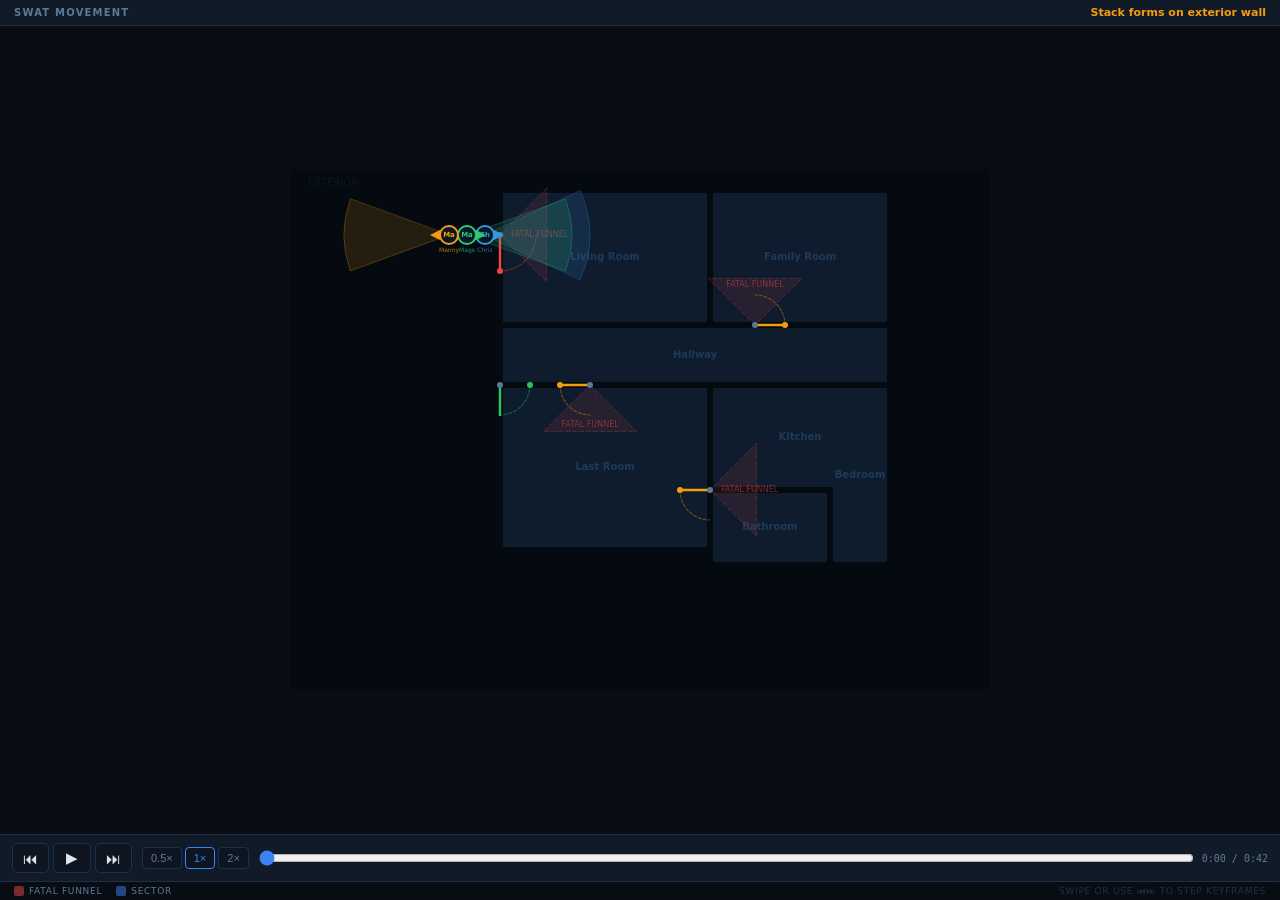
<file: index.html>
<!DOCTYPE html>
<html lang="en">
<head>
<meta charset="utf-8"/>
<meta name="viewport" content="width=device-width,initial-scale=1,maximum-scale=1"/>
<title>SWAT Tactical Simulator</title>
<link rel="stylesheet" href="style.css"/>
</head>
<body>
<div id="app">
  <div id="top-bar">
    <span id="top-label">SWAT MOVEMENT</span>
    <span id="step-label">Stack forms on wall</span>
  </div>
  <div id="canvas-wrap">
    <canvas id="sim" width="700" height="520"></canvas>
    <div id="annotation-overlay"></div>
    <div id="bang-flash"></div>
  </div>
  <div id="controls">
    <div id="transport">
      <button id="btn-prev-kf" title="Previous keyframe">⏮</button>
      <button id="btn-play" title="Play/Pause">▶</button>
      <button id="btn-next-kf" title="Next keyframe">⏭</button>
    </div>
    <div id="speed-wrap">
      <button class="spd" data-spd="0.5">0.5×</button>
      <button class="spd active" data-spd="1">1×</button>
      <button class="spd" data-spd="2">2×</button>
    </div>
    <div id="scrubber-wrap">
      <input id="scrubber" type="range" min="0" max="1000" value="0"/>
      <span id="time-display">0:00 / 0:42</span>
    </div>
  </div>
  <div id="legend">
    <span class="leg-item"><span class="leg-swatch" style="background:#ef4444"></span>FATAL FUNNEL</span>
    <span class="leg-item"><span class="leg-swatch" style="background:#3b82f6"></span>SECTOR</span>
    <span class="leg-item leg-note">SWIPE or use ⏮⏭ to step keyframes</span>
  </div>
</div>
<script src="scenario.js"></script>
<script src="engine.js"></script>
</body>
</html>
</file>
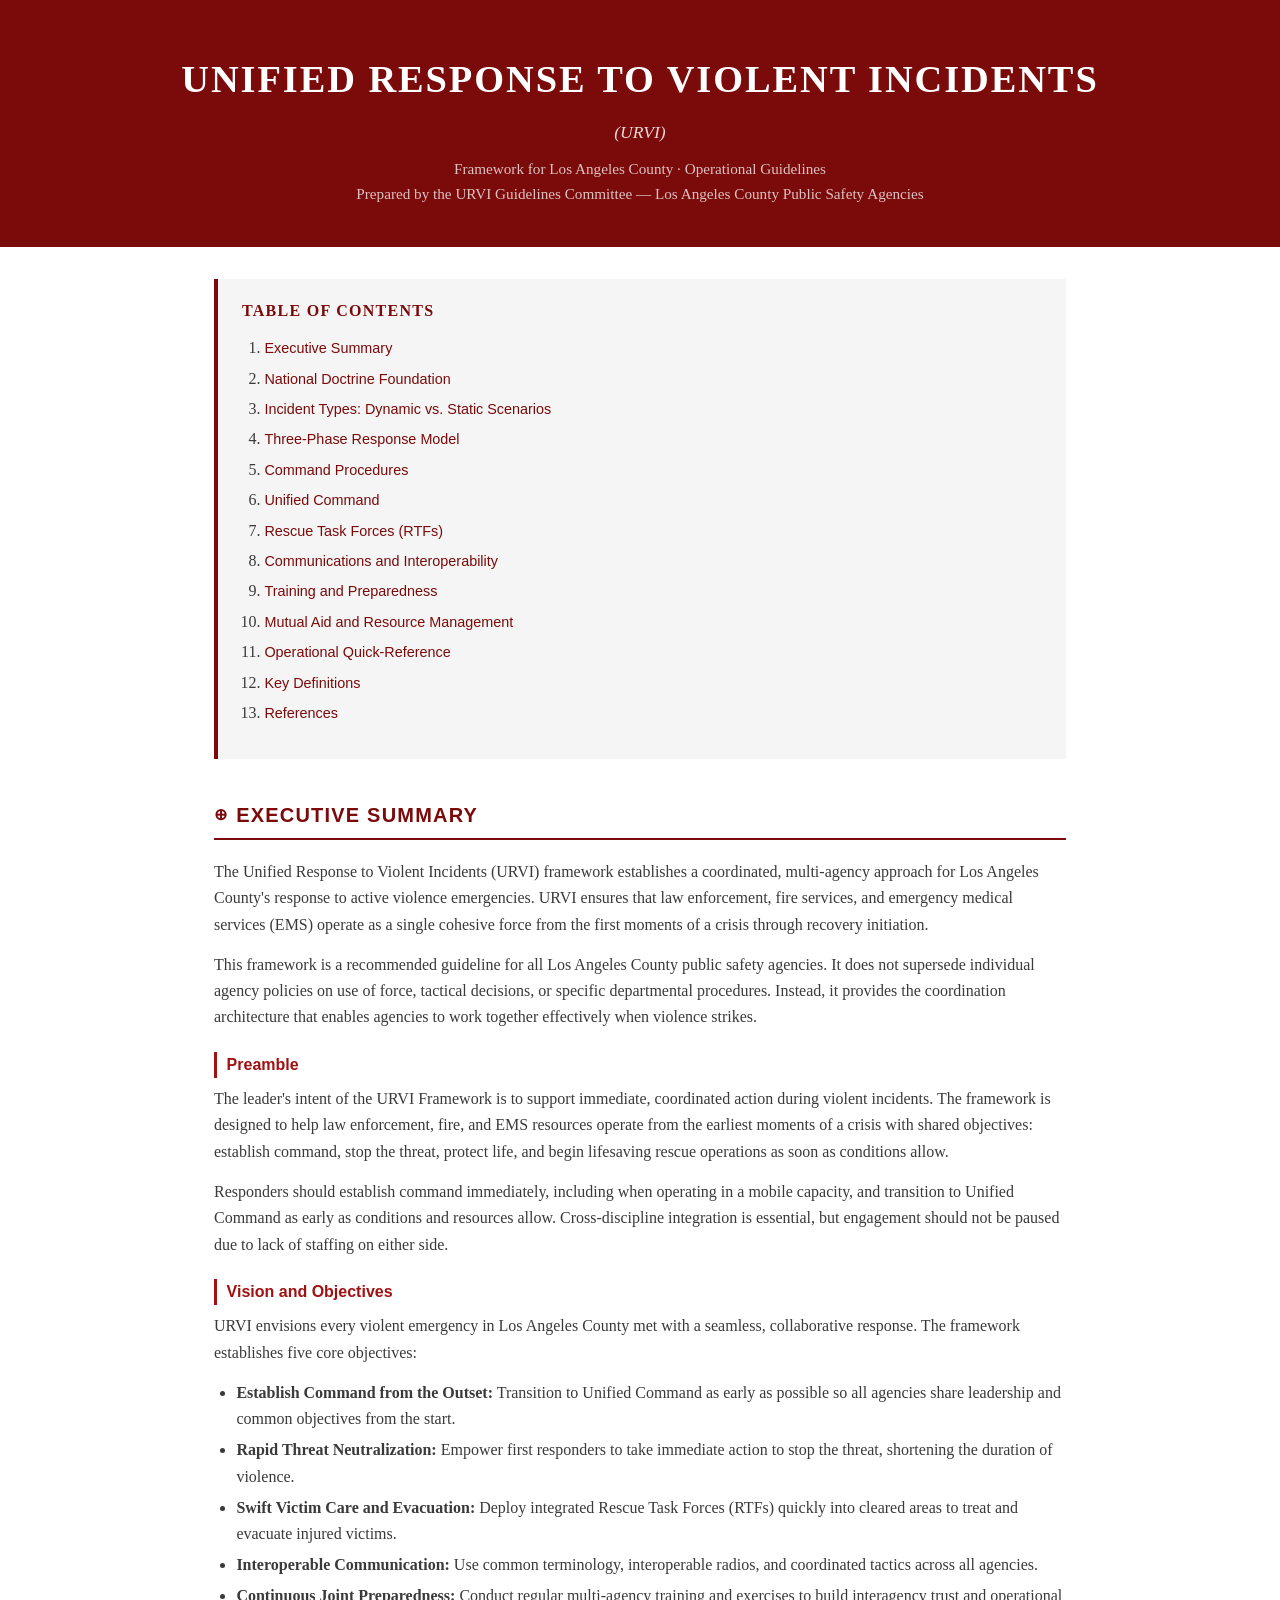
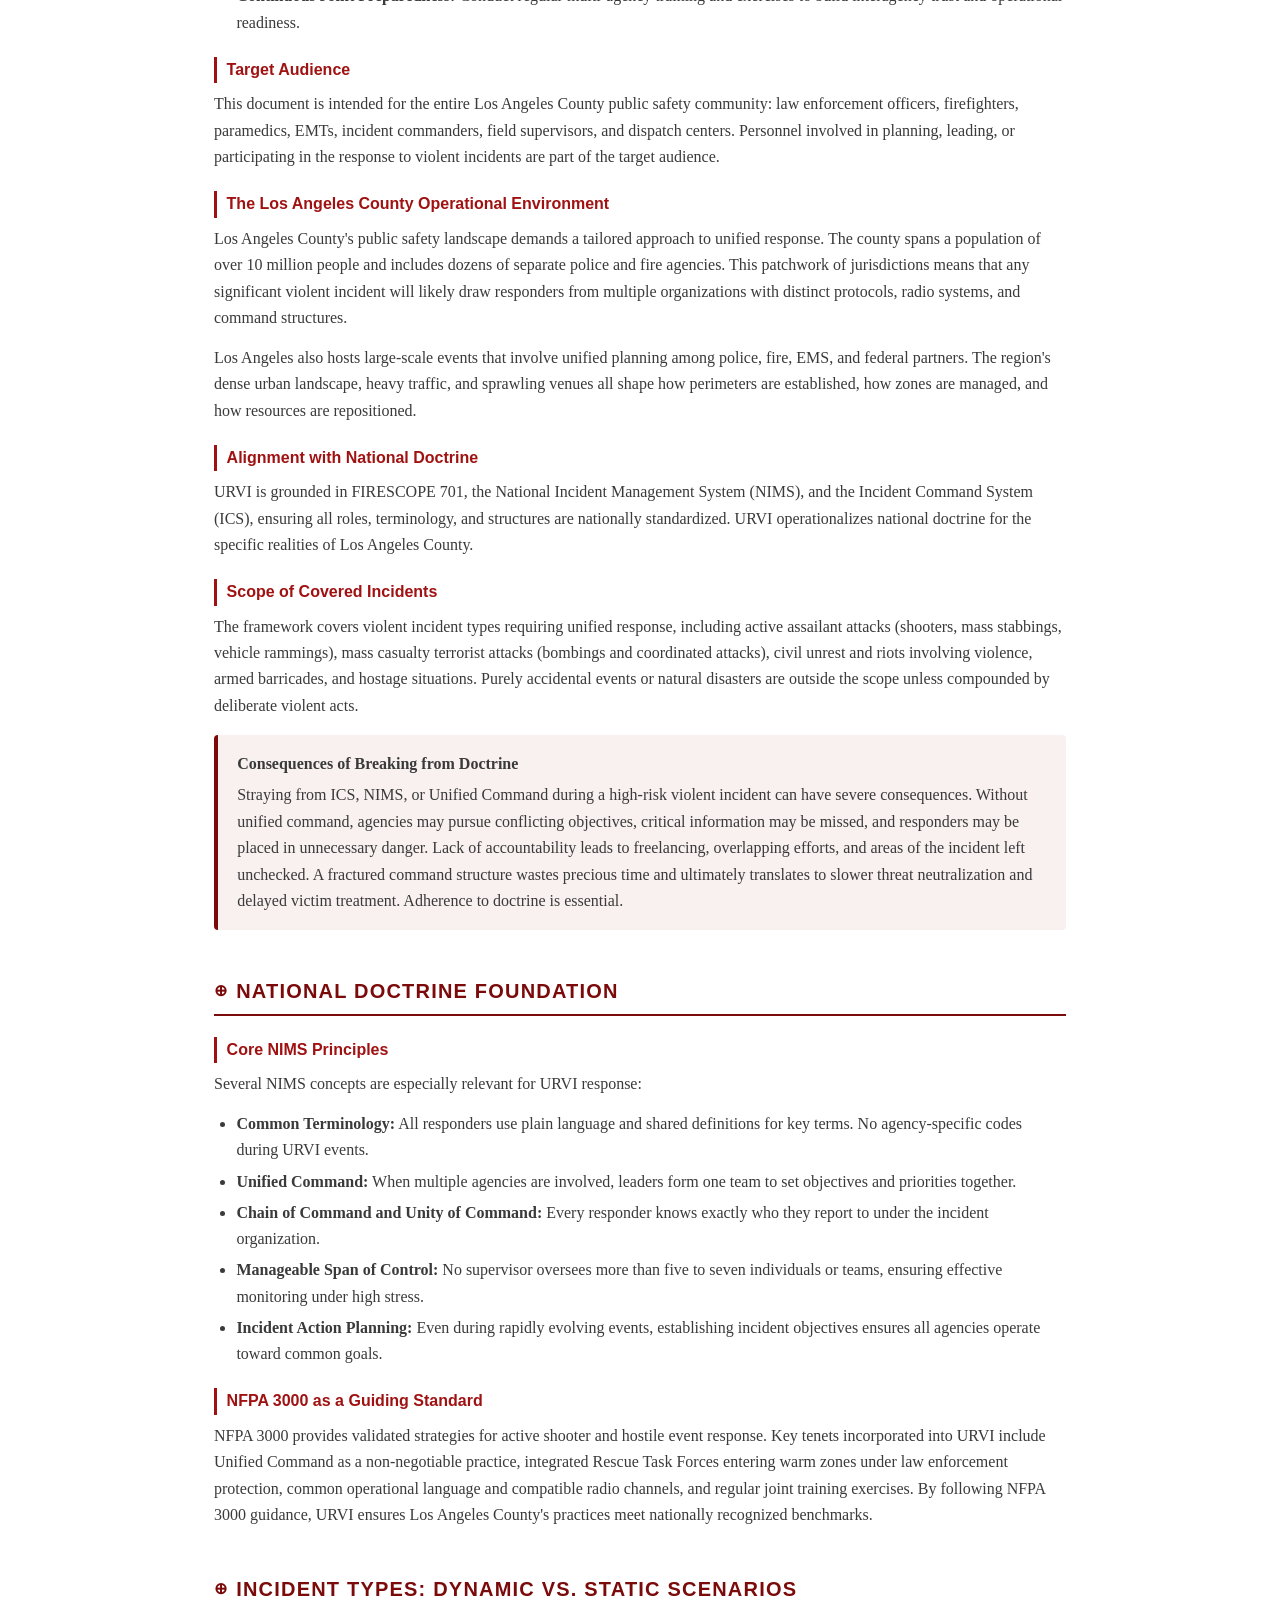
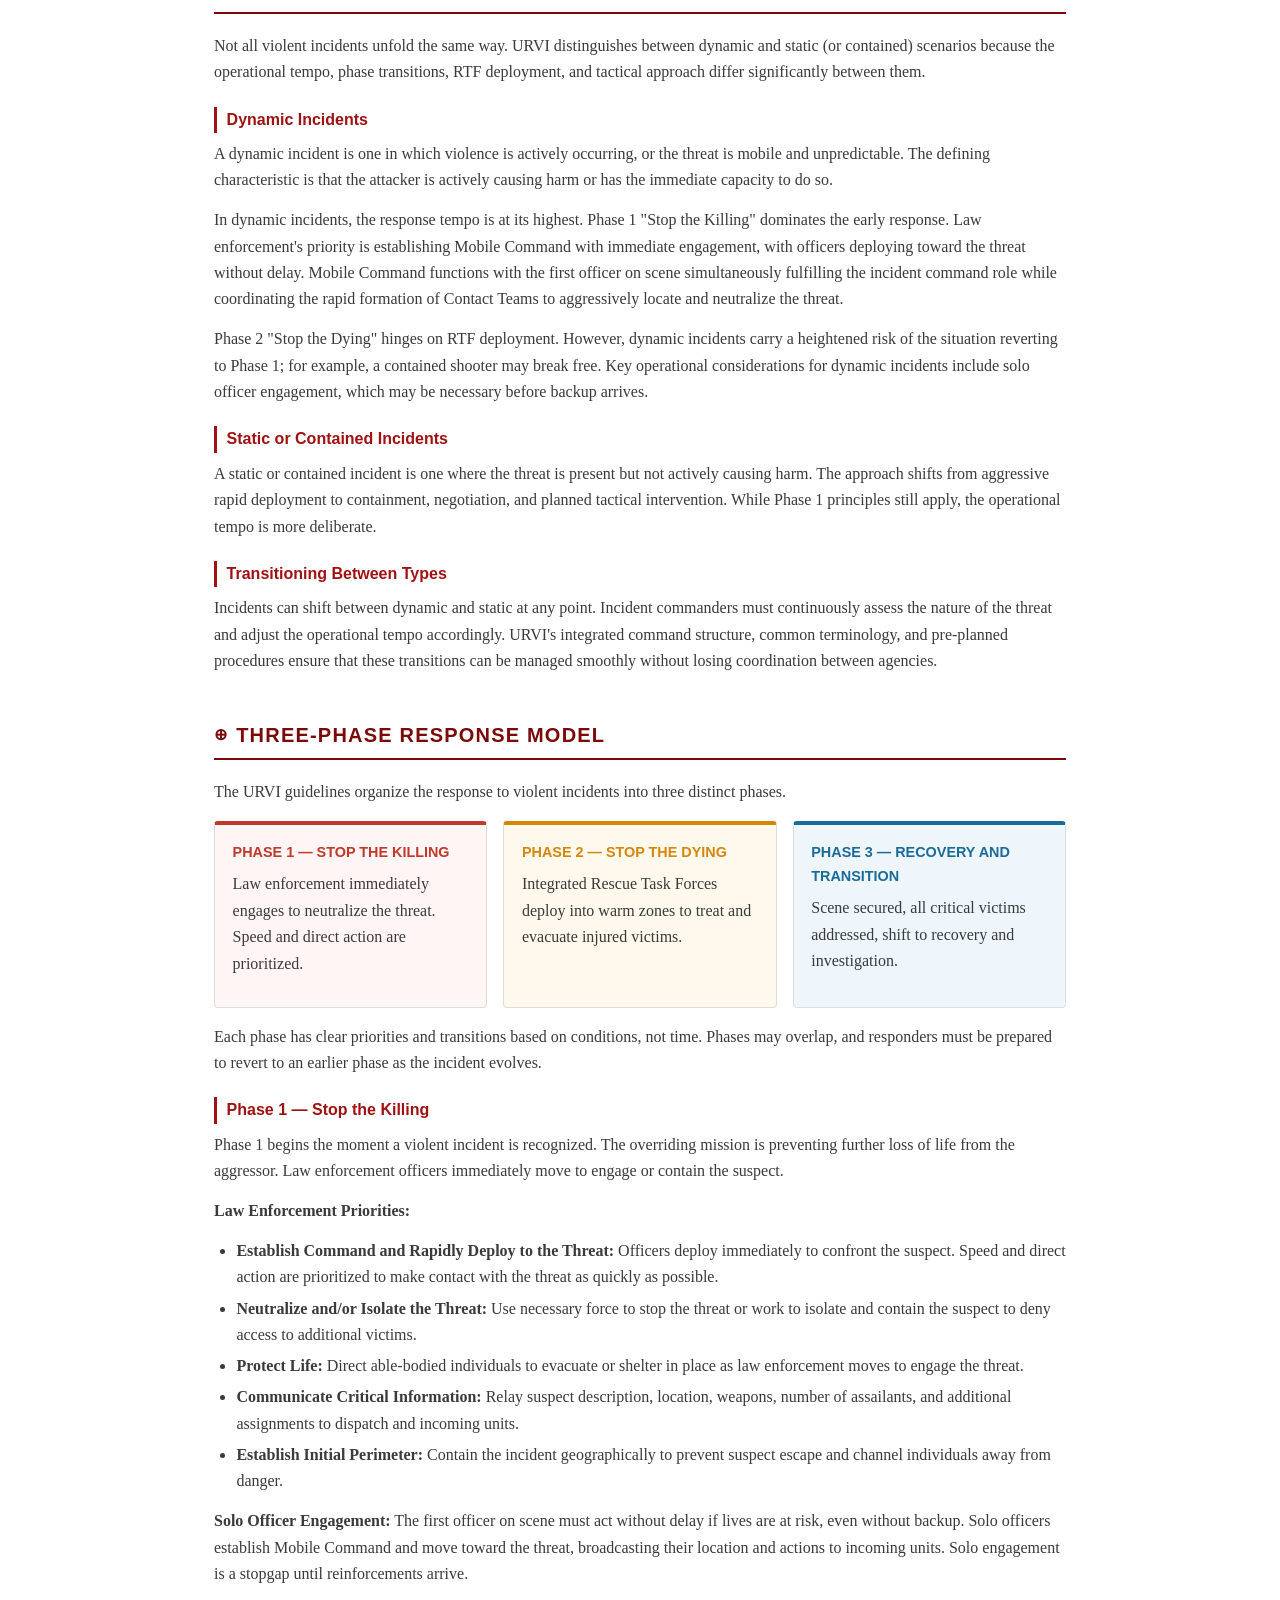
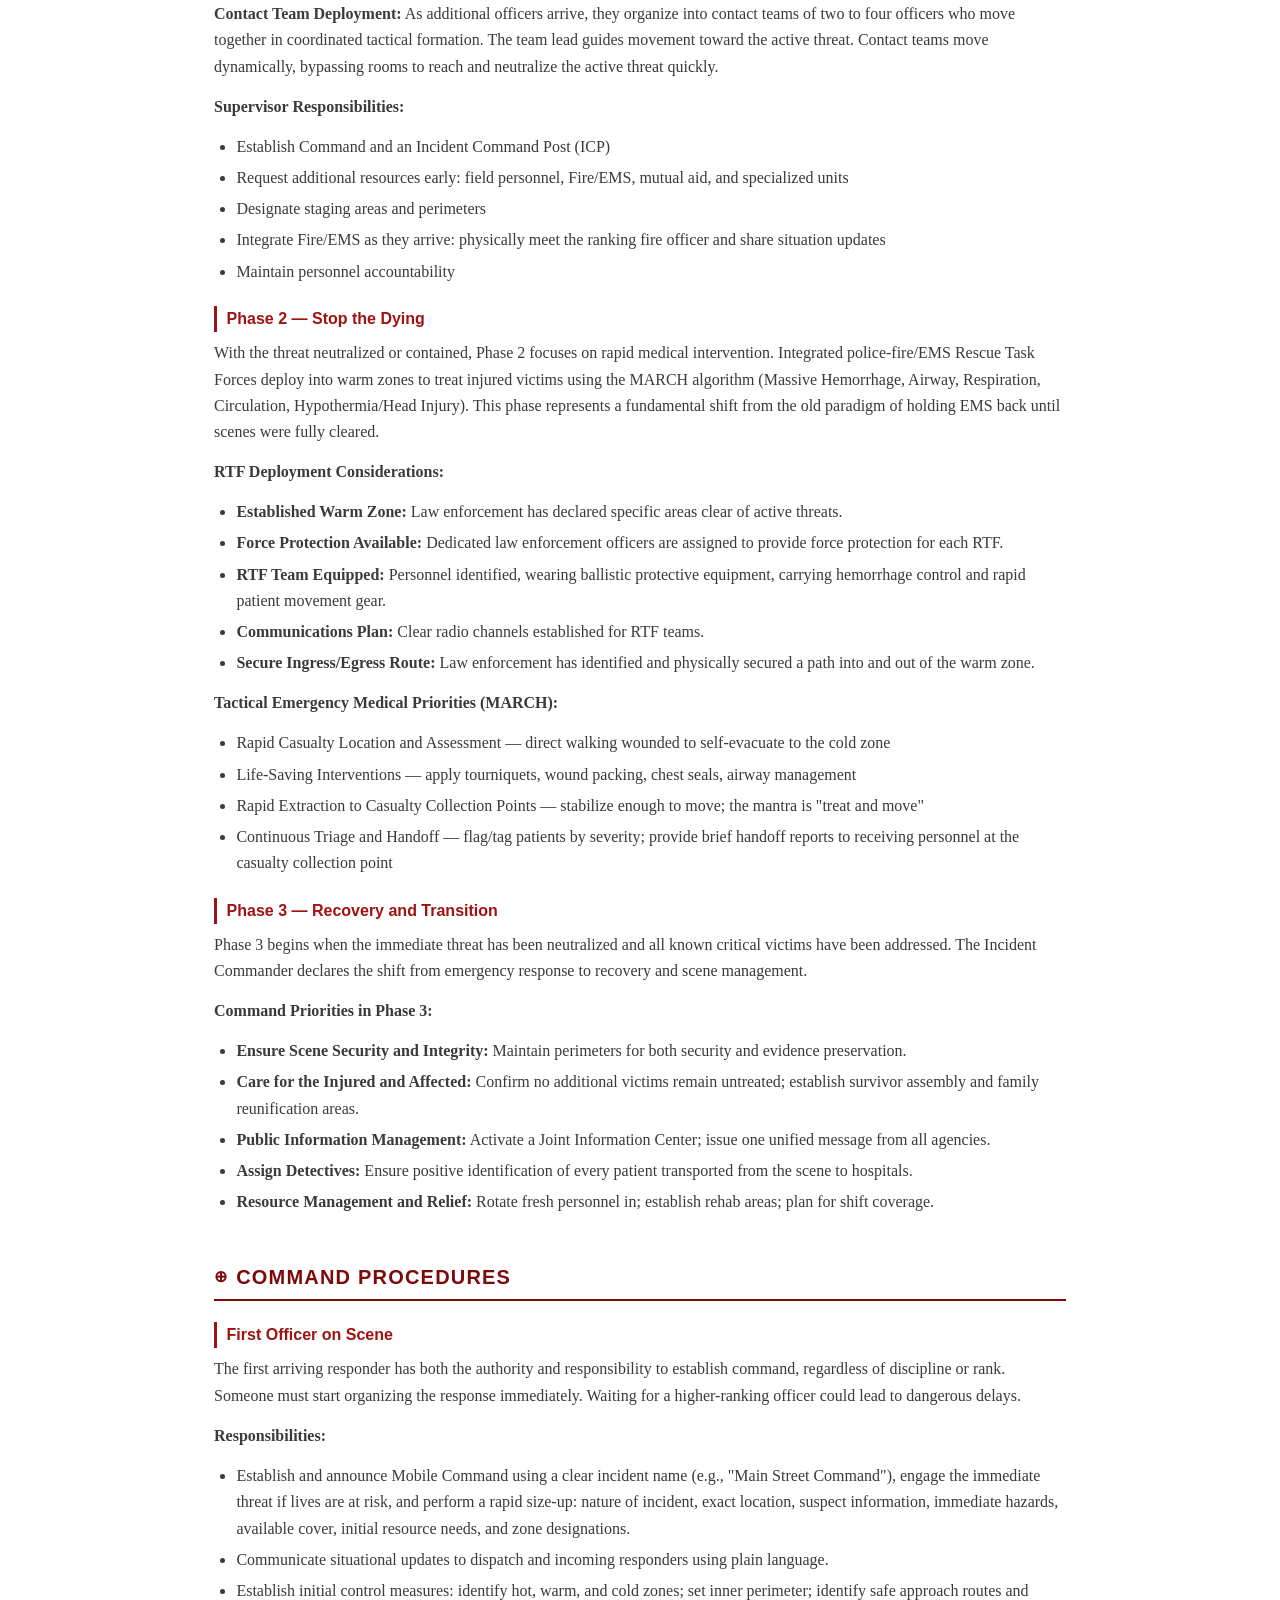
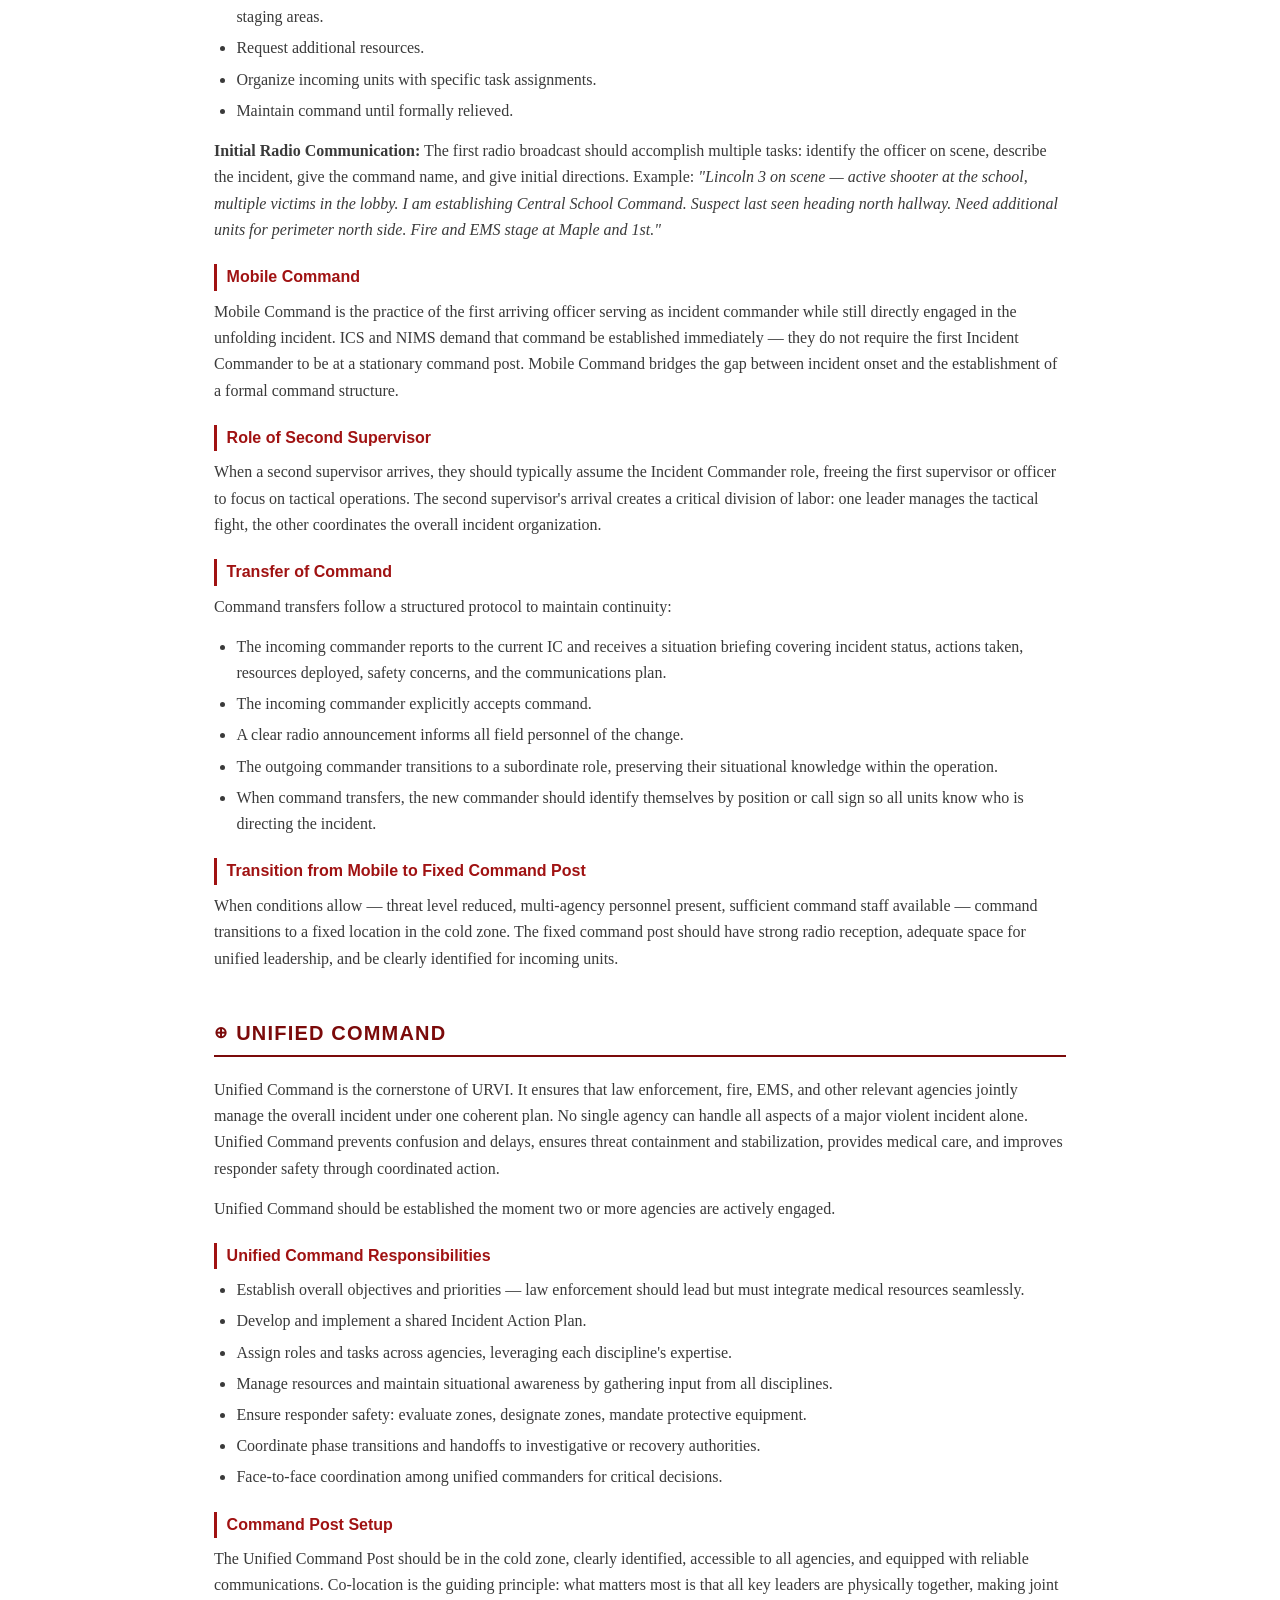
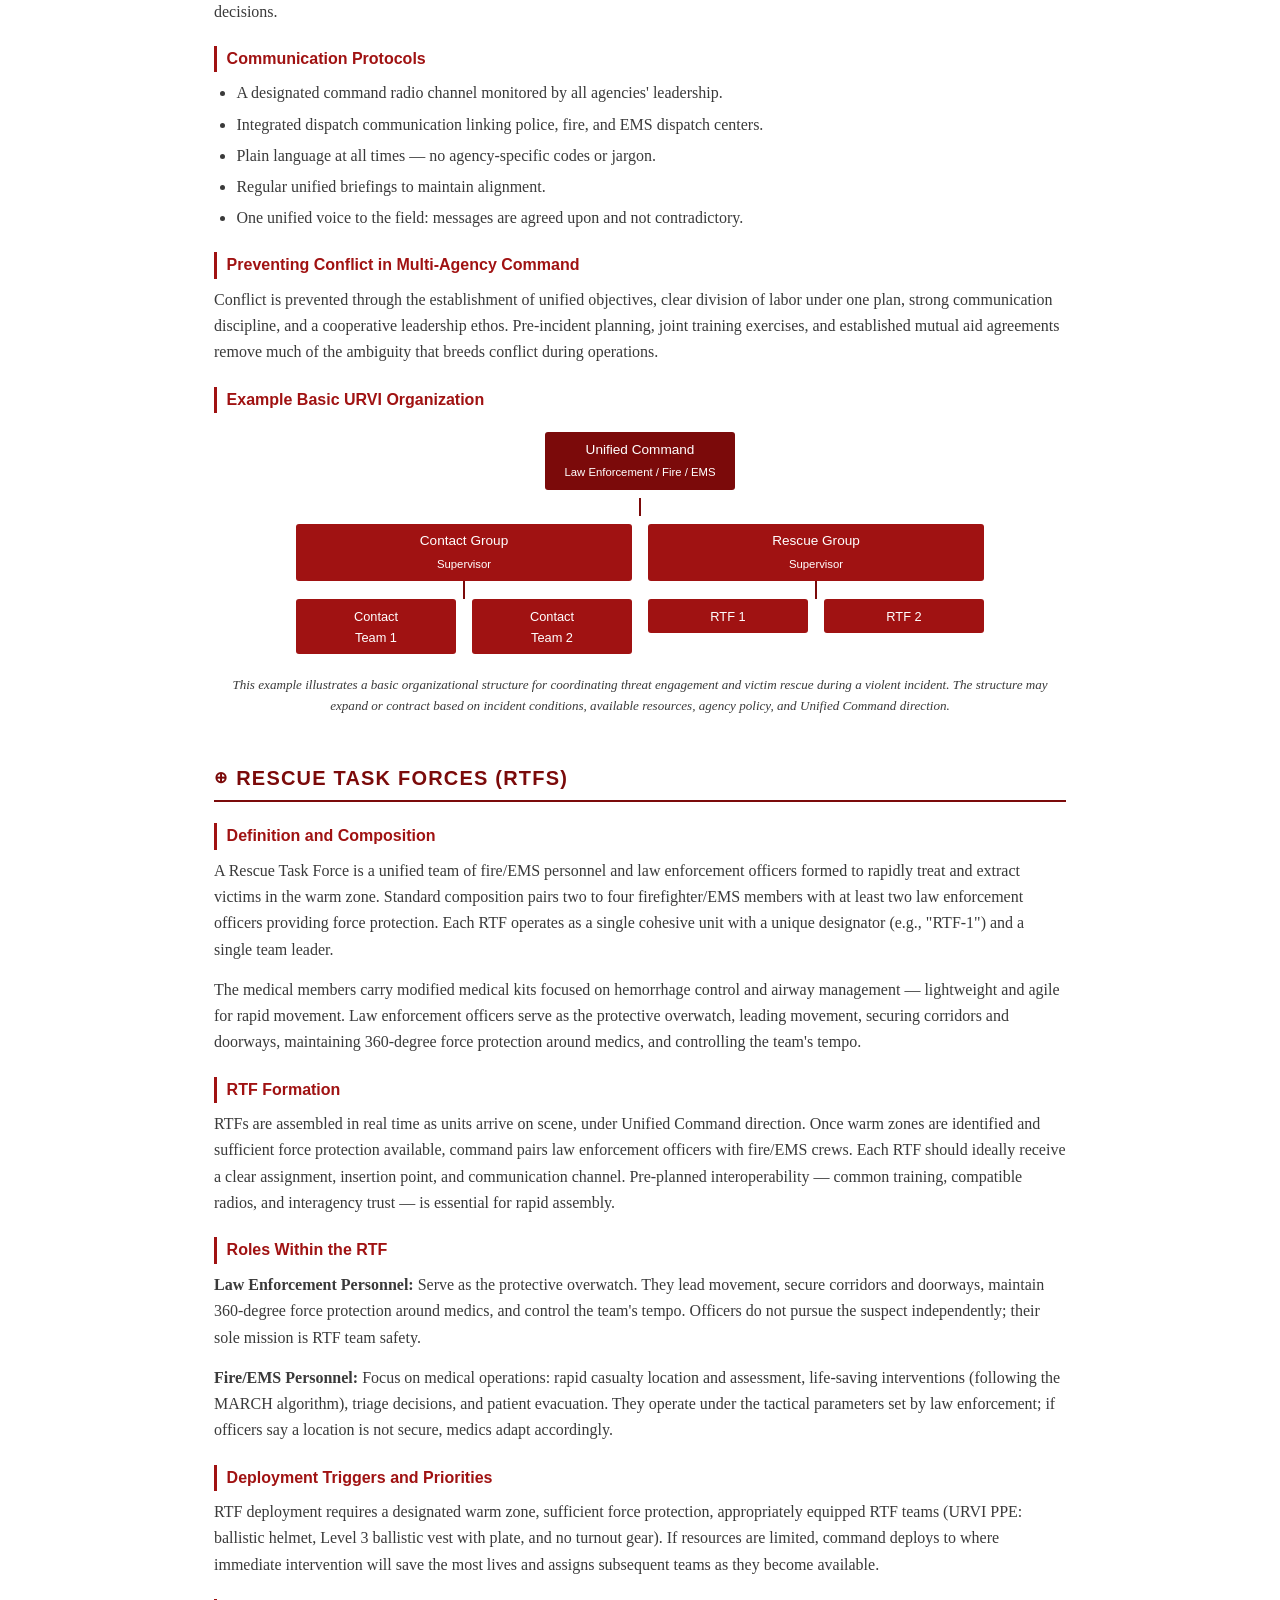
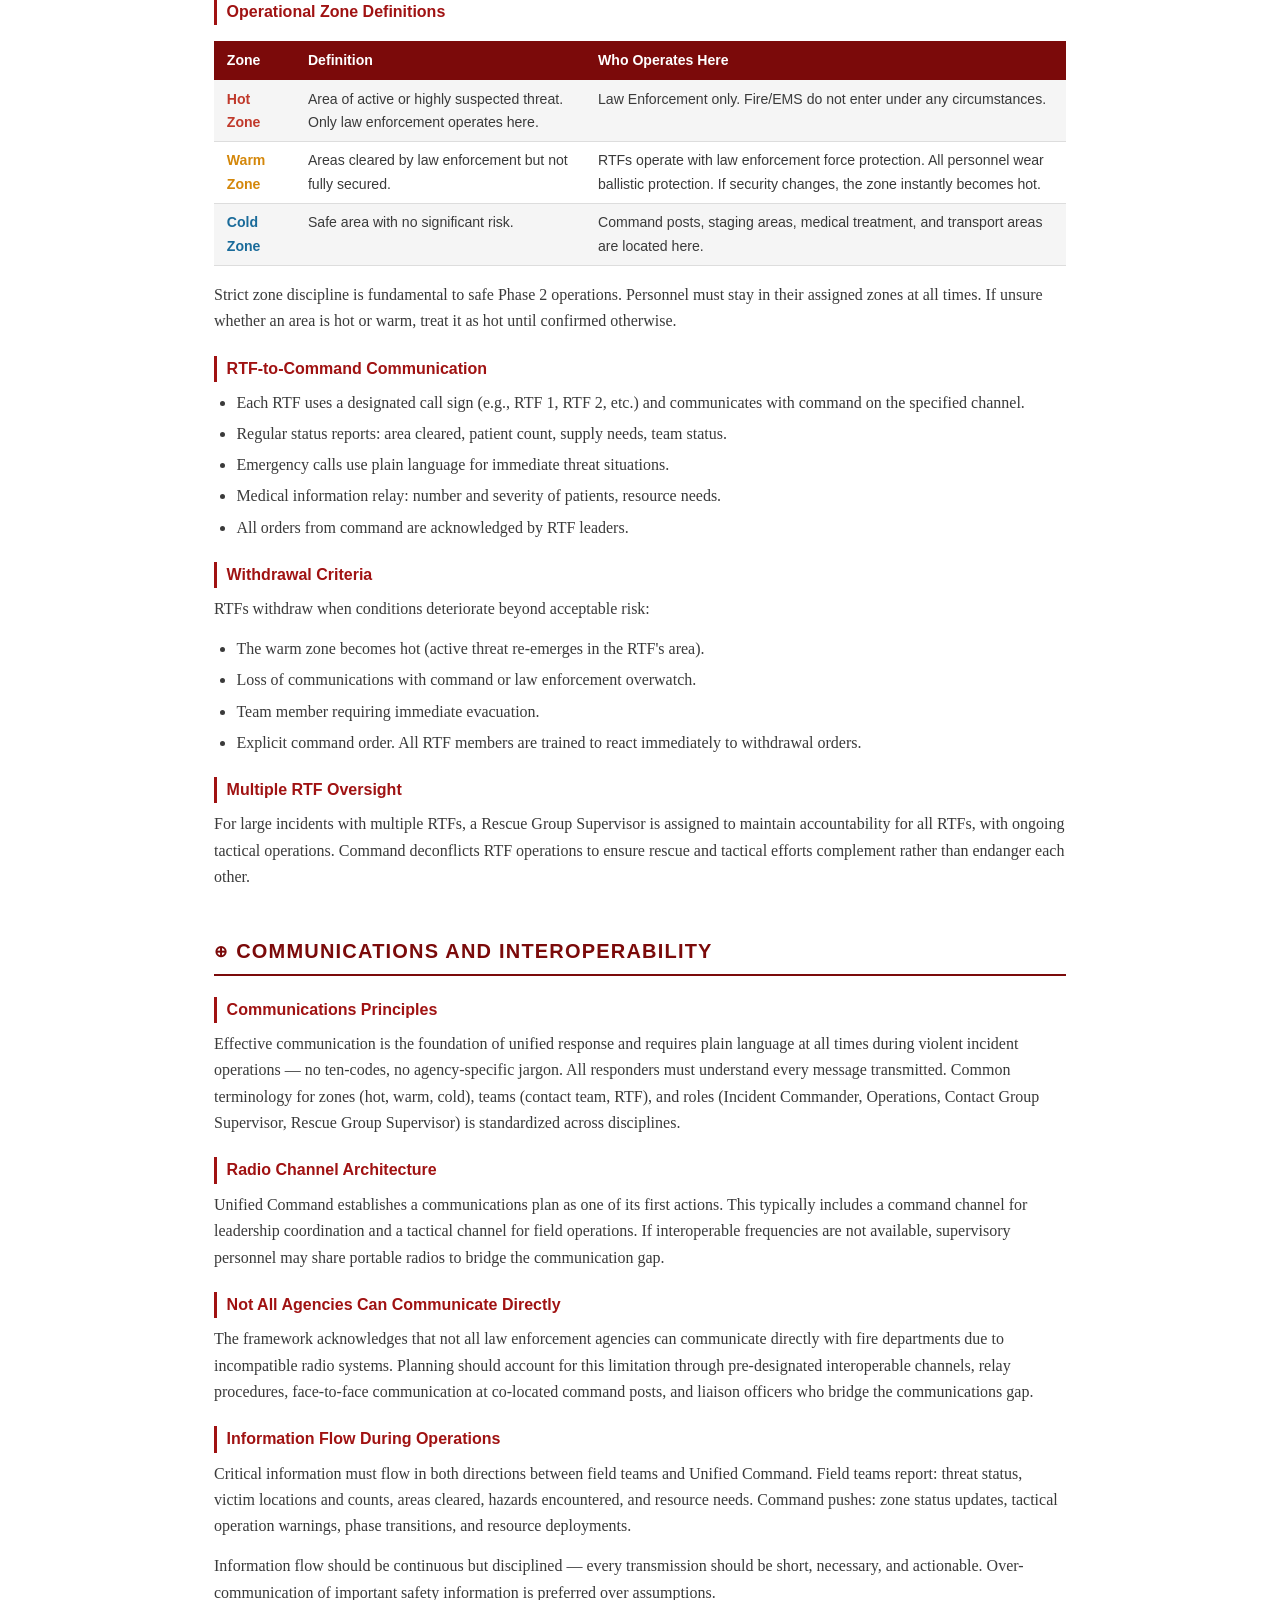
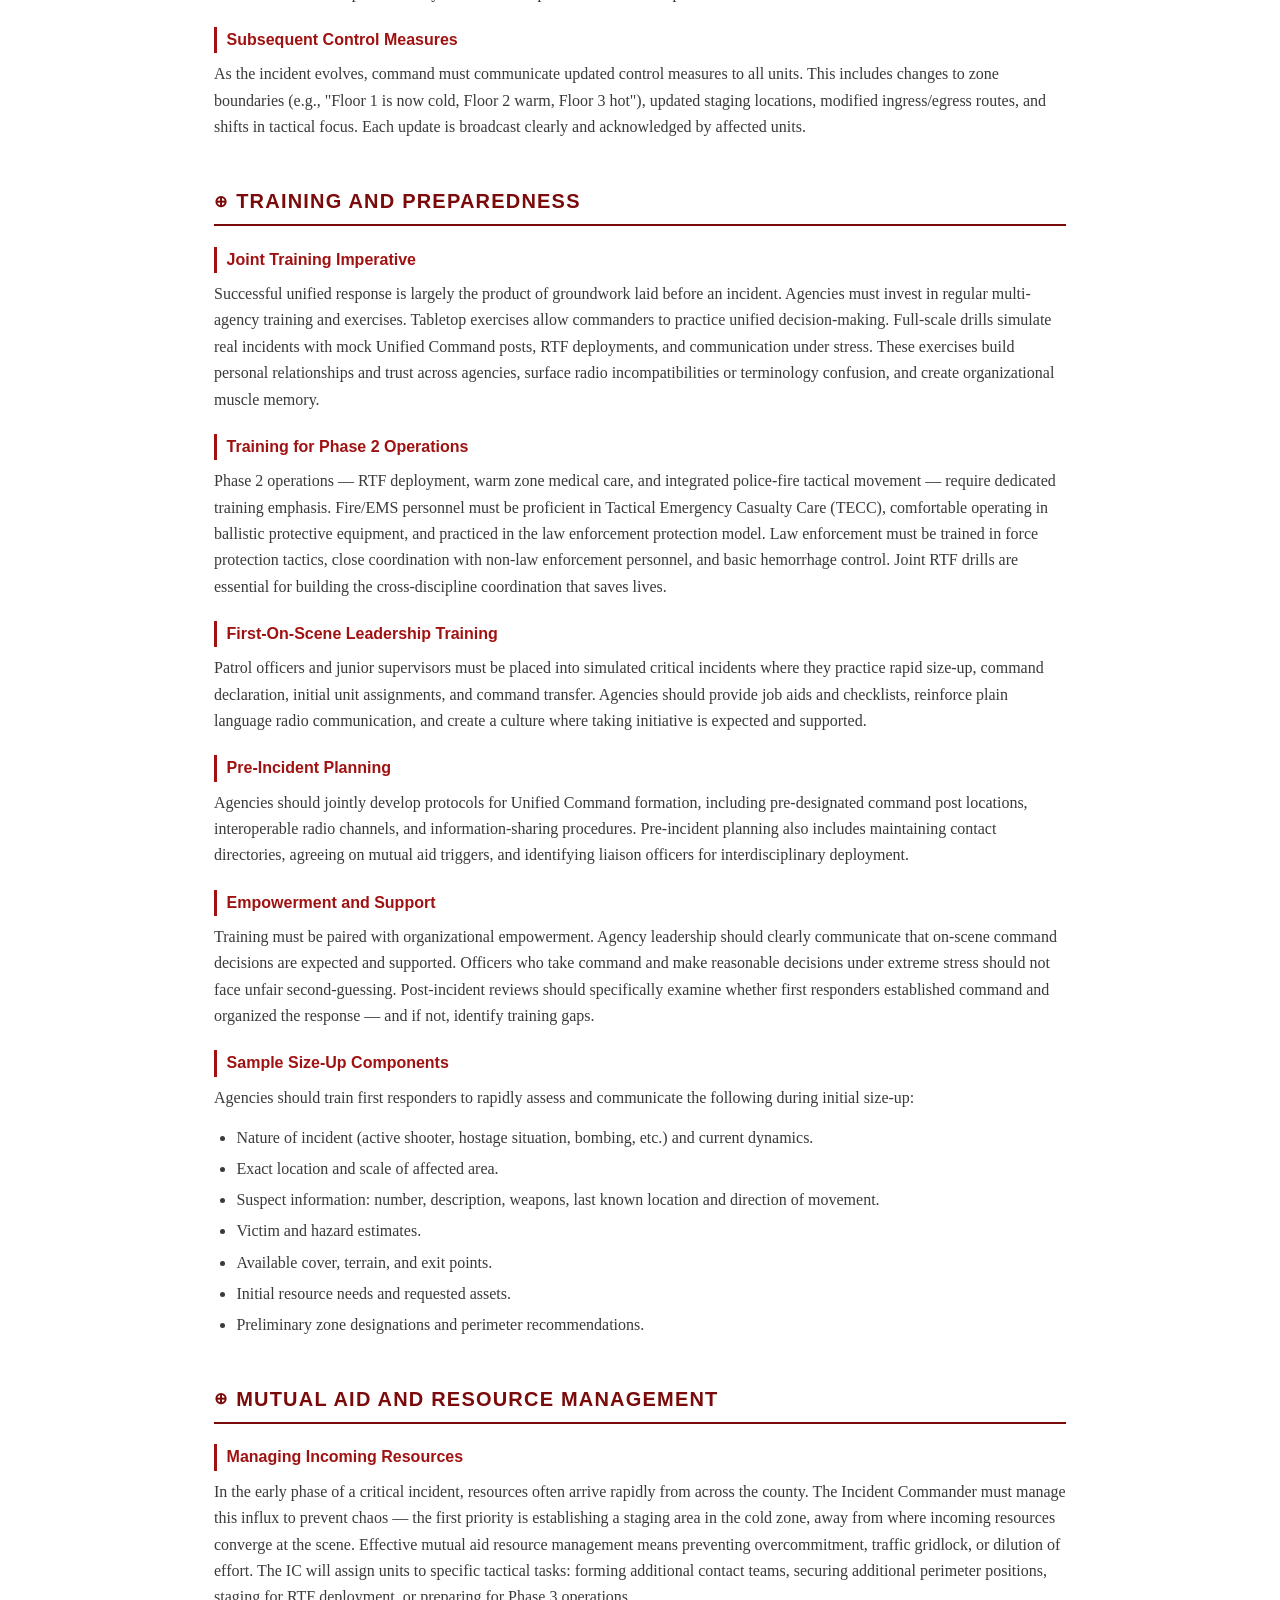
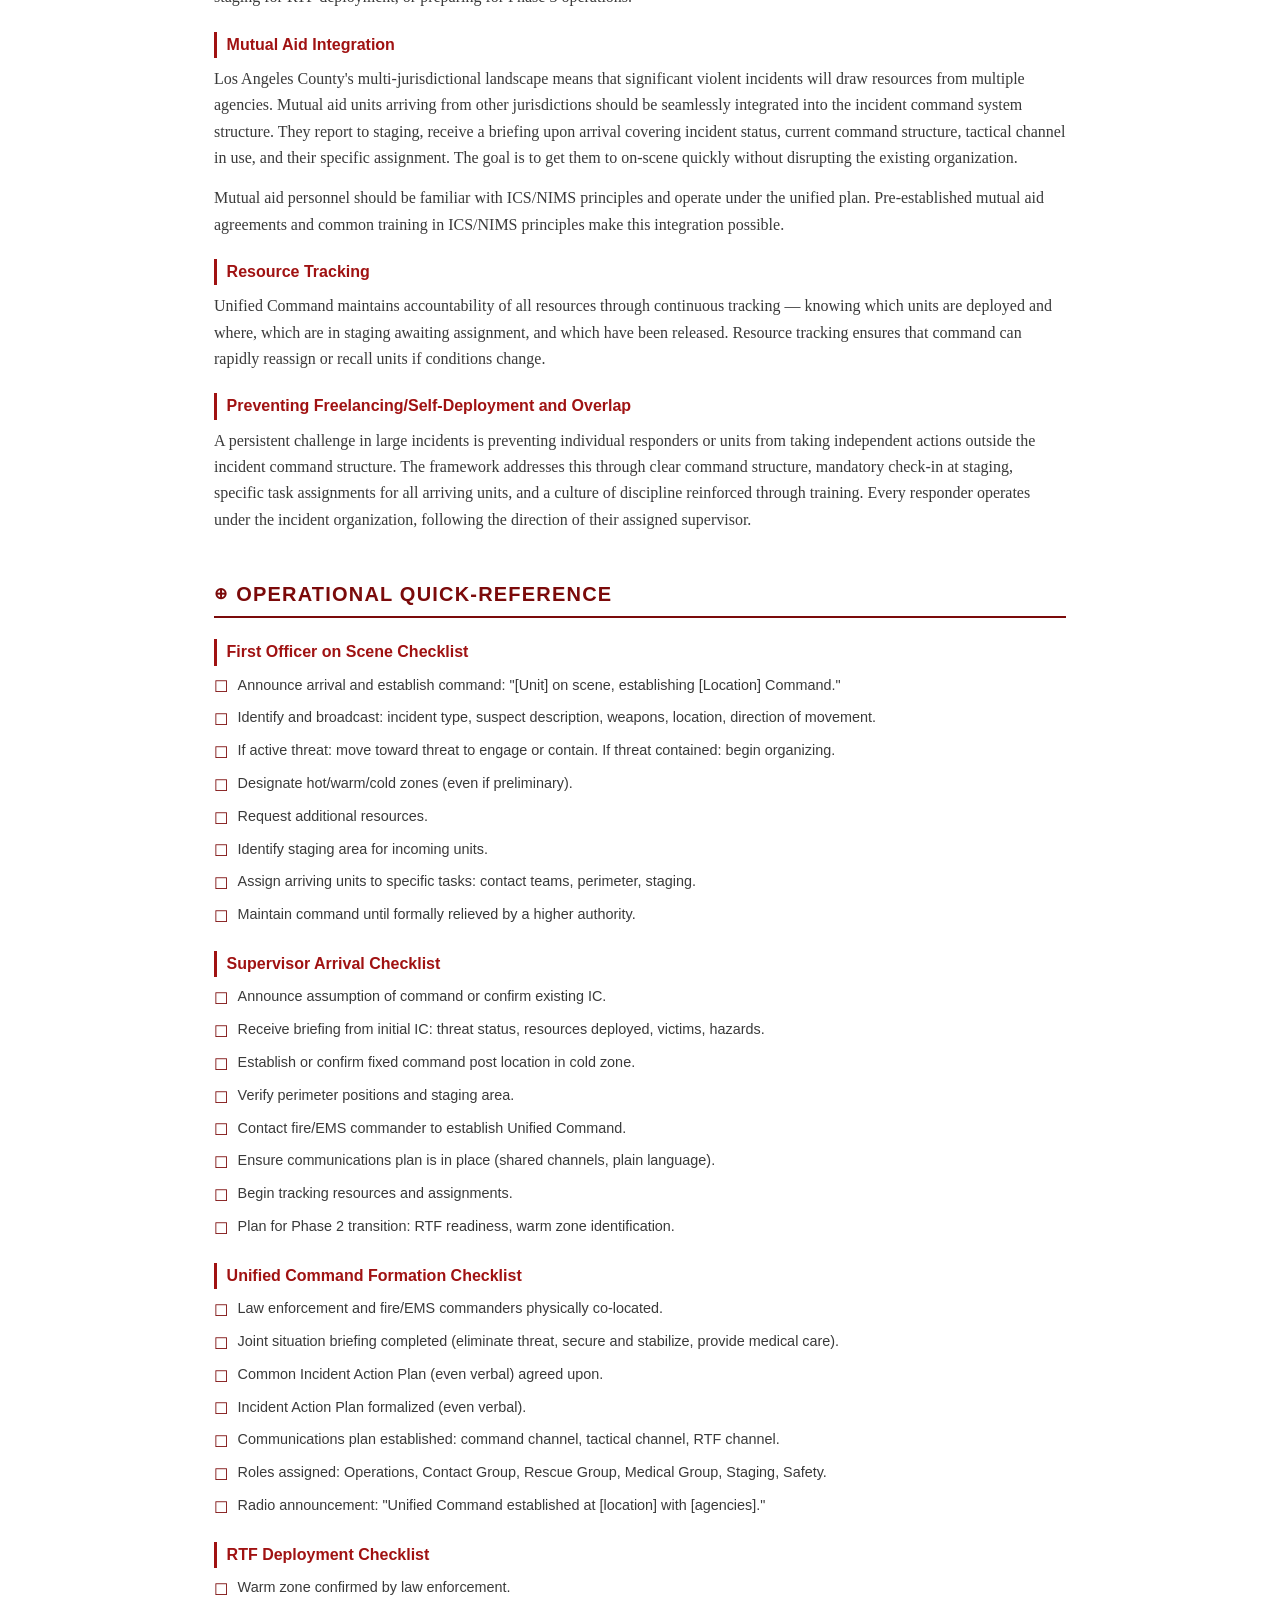
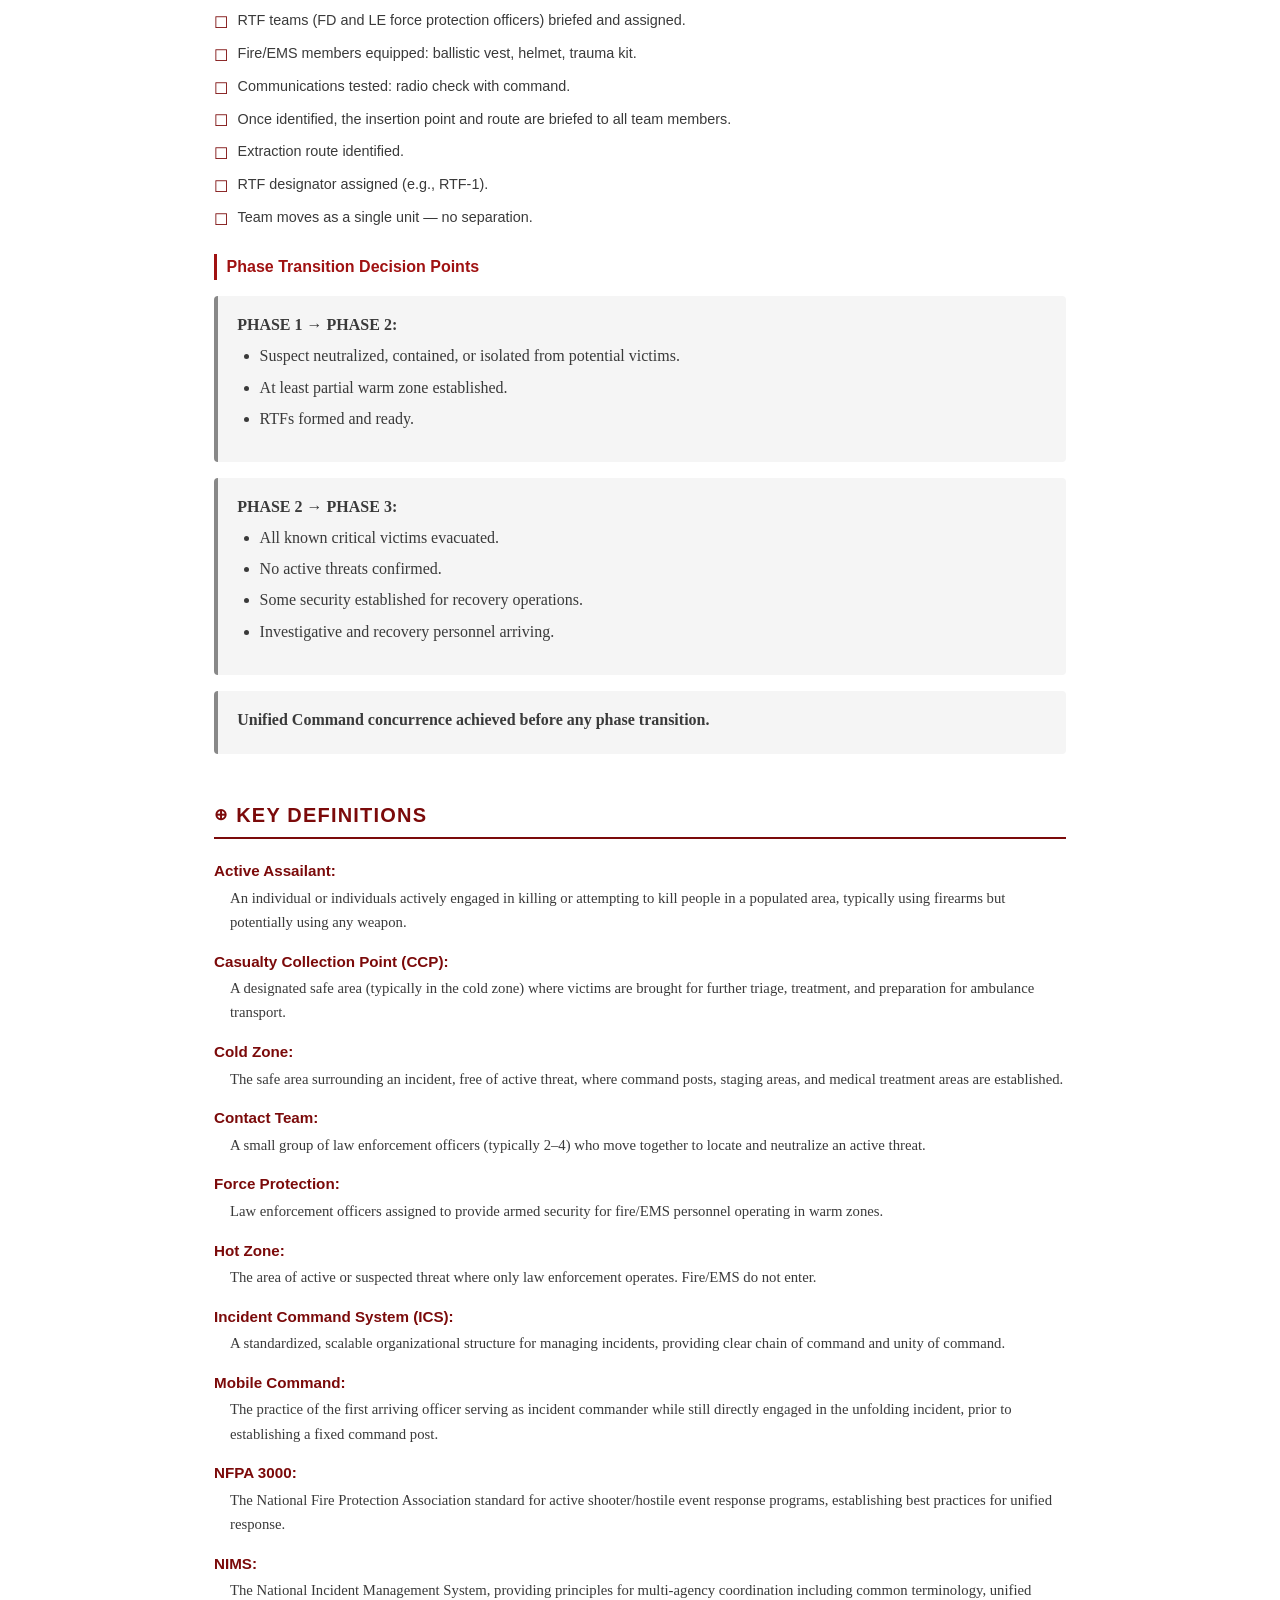
<file: urvi_framework.html>
<!DOCTYPE html>
<html lang="en">
<head>
  <meta charset="UTF-8">
  <meta name="viewport" content="width=device-width, initial-scale=1.0">
  <title>URVI Framework — Unified Response to Violent Incidents</title>
  <style>
    :root {
      --red:    #7b0a0a;
      --red-lt: #a01212;
      --red-bg: #f9f0f0;
      --gray:   #3a3a3a;
      --light:  #f5f5f5;
      --border: #ddd;
      --hot:    #c0392b;
      --warm:   #d4870a;
      --cold:   #1a6b9a;
    }

    * { box-sizing: border-box; margin: 0; padding: 0; }

    body {
      font-family: Georgia, 'Times New Roman', serif;
      color: var(--gray);
      background: #fff;
      line-height: 1.65;
    }

    /* ── HEADER ── */
    header {
      background: var(--red);
      color: #fff;
      text-align: center;
      padding: 3rem 2rem 2.5rem;
    }
    header h1 {
      font-size: 2.4rem;
      letter-spacing: .05em;
      text-transform: uppercase;
      margin-bottom: .4rem;
    }
    header .acronym {
      font-size: 1.1rem;
      font-style: italic;
      opacity: .85;
      margin-bottom: .6rem;
    }
    header .subtitle {
      font-size: .95rem;
      opacity: .75;
    }

    /* ── LAYOUT ── */
    .container {
      max-width: 900px;
      margin: 0 auto;
      padding: 2rem 1.5rem;
    }

    /* ── NAV TOC ── */
    nav {
      background: var(--light);
      border-left: 4px solid var(--red);
      padding: 1.2rem 1.5rem;
      margin-bottom: 2.5rem;
    }
    nav h2 { font-size: 1rem; text-transform: uppercase; letter-spacing: .08em; margin-bottom: .7rem; color: var(--red); }
    nav ol { padding-left: 1.4rem; }
    nav li { margin: .25rem 0; }
    nav a { color: var(--red); text-decoration: none; font-family: sans-serif; font-size: .9rem; }
    nav a:hover { text-decoration: underline; }

    /* ── SECTIONS ── */
    section { margin-bottom: 2.8rem; }
    section:target { scroll-margin-top: 1rem; }

    h2.section-title {
      font-family: Arial, sans-serif;
      font-size: 1.25rem;
      text-transform: uppercase;
      letter-spacing: .06em;
      color: var(--red);
      border-bottom: 2px solid var(--red);
      padding-bottom: .35rem;
      margin-bottom: 1.2rem;
      display: flex;
      align-items: center;
      gap: .5rem;
    }
    h2.section-title .icon { font-size: 1rem; }

    h3 {
      font-family: Arial, sans-serif;
      font-size: 1rem;
      color: var(--red-lt);
      border-left: 3px solid var(--red-lt);
      padding-left: .6rem;
      margin: 1.3rem 0 .5rem;
    }

    p { margin-bottom: .85rem; }

    ul, ol { padding-left: 1.4rem; margin-bottom: .85rem; }
    li { margin: .3rem 0; }

    /* ── CALLOUT BOXES ── */
    .callout {
      border-radius: 4px;
      padding: 1rem 1.2rem;
      margin: 1rem 0;
    }
    .callout-red   { background: var(--red-bg); border-left: 4px solid var(--red); }
    .callout-gray  { background: var(--light);  border-left: 4px solid #888; }
    .callout strong { display: block; margin-bottom: .3rem; }

    /* ── PHASE TABLE ── */
    .phase-grid {
      display: grid;
      grid-template-columns: repeat(auto-fit, minmax(230px, 1fr));
      gap: 1rem;
      margin: 1rem 0;
    }
    .phase-card {
      border-radius: 4px;
      padding: 1rem 1.1rem;
      border: 1px solid var(--border);
    }
    .phase-card h4 {
      font-family: Arial, sans-serif;
      font-size: .9rem;
      text-transform: uppercase;
      margin-bottom: .4rem;
    }
    .phase1 { background: #fff5f5; border-top: 4px solid var(--hot); }
    .phase1 h4 { color: var(--hot); }
    .phase2 { background: #fff8ec; border-top: 4px solid var(--warm); }
    .phase2 h4 { color: var(--warm); }
    .phase3 { background: #eef6fb; border-top: 4px solid var(--cold); }
    .phase3 h4 { color: var(--cold); }

    /* ── ZONE TABLE ── */
    .zone-table { width: 100%; border-collapse: collapse; margin: 1rem 0; font-family: sans-serif; font-size: .88rem; }
    .zone-table th { background: var(--red); color: #fff; padding: .5rem .8rem; text-align: left; }
    .zone-table td { padding: .45rem .8rem; border-bottom: 1px solid var(--border); vertical-align: top; }
    .zone-table tr:nth-child(even) td { background: var(--light); }
    .z-hot { font-weight: 700; color: var(--hot); }
    .z-warm { font-weight: 700; color: var(--warm); }
    .z-cold { font-weight: 700; color: var(--cold); }

    /* ── ORG CHART ── */
    .org {
      display: flex;
      flex-direction: column;
      align-items: center;
      gap: .5rem;
      margin: 1.2rem 0;
      font-family: sans-serif;
      font-size: .85rem;
    }
    .org-box {
      background: var(--red);
      color: #fff;
      padding: .4rem 1.2rem;
      border-radius: 3px;
      text-align: center;
      min-width: 160px;
    }
    .org-box.mid { background: var(--red-lt); }
    .org-row { display: flex; gap: 1rem; }
    .org-line {
      width: 2px;
      height: 18px;
      background: var(--red);
      margin: 0 auto;
    }

    /* ── CHECKLIST ── */
    .checklist { list-style: none; padding: 0; }
    .checklist li {
      display: flex;
      align-items: flex-start;
      gap: .6rem;
      margin: .35rem 0;
      font-family: sans-serif;
      font-size: .9rem;
    }
    .checklist li::before {
      content: "☐";
      flex-shrink: 0;
      color: var(--red);
      font-size: 1rem;
      margin-top: .05rem;
    }

    /* ── DEFINITIONS ── */
    .def-list dt {
      font-family: Arial, sans-serif;
      font-weight: 700;
      font-size: .95rem;
      color: var(--red);
      margin-top: .9rem;
    }
    .def-list dd {
      margin-left: 1rem;
      font-size: .92rem;
      margin-top: .15rem;
    }

    /* ── REFERENCES ── */
    .ref-list {
      font-family: sans-serif;
      font-size: .85rem;
      padding-left: 1.2rem;
    }
    .ref-list li { margin: .4rem 0; }

    /* ── FOOTER ── */
    footer {
      background: var(--red);
      color: #fff;
      text-align: center;
      padding: 1.2rem;
      font-family: sans-serif;
      font-size: .8rem;
      opacity: .9;
    }
  </style>
</head>
<body>

<header>
  <h1>Unified Response to Violent Incidents</h1>
  <div class="acronym">(URVI)</div>
  <div class="subtitle">Framework for Los Angeles County · Operational Guidelines<br>Prepared by the URVI Guidelines Committee — Los Angeles County Public Safety Agencies</div>
</header>

<div class="container">

  <!-- TOC -->
  <nav>
    <h2>Table of Contents</h2>
    <ol>
      <li><a href="#exec">Executive Summary</a></li>
      <li><a href="#doctrine">National Doctrine Foundation</a></li>
      <li><a href="#incident-types">Incident Types: Dynamic vs. Static Scenarios</a></li>
      <li><a href="#three-phase">Three-Phase Response Model</a></li>
      <li><a href="#command">Command Procedures</a></li>
      <li><a href="#unified">Unified Command</a></li>
      <li><a href="#rtf">Rescue Task Forces (RTFs)</a></li>
      <li><a href="#comms">Communications and Interoperability</a></li>
      <li><a href="#training">Training and Preparedness</a></li>
      <li><a href="#mutual-aid">Mutual Aid and Resource Management</a></li>
      <li><a href="#quickref">Operational Quick-Reference</a></li>
      <li><a href="#definitions">Key Definitions</a></li>
      <li><a href="#references">References</a></li>
    </ol>
  </nav>

  <!-- 1. EXECUTIVE SUMMARY -->
  <section id="exec">
    <h2 class="section-title"><span class="icon">⊕</span> Executive Summary</h2>

    <p>The Unified Response to Violent Incidents (URVI) framework establishes a coordinated, multi-agency approach for Los Angeles County's response to active violence emergencies. URVI ensures that law enforcement, fire services, and emergency medical services (EMS) operate as a single cohesive force from the first moments of a crisis through recovery initiation.</p>

    <p>This framework is a recommended guideline for all Los Angeles County public safety agencies. It does not supersede individual agency policies on use of force, tactical decisions, or specific departmental procedures. Instead, it provides the coordination architecture that enables agencies to work together effectively when violence strikes.</p>

    <h3>Preamble</h3>
    <p>The leader's intent of the URVI Framework is to support immediate, coordinated action during violent incidents. The framework is designed to help law enforcement, fire, and EMS resources operate from the earliest moments of a crisis with shared objectives: establish command, stop the threat, protect life, and begin lifesaving rescue operations as soon as conditions allow.</p>
    <p>Responders should establish command immediately, including when operating in a mobile capacity, and transition to Unified Command as early as conditions and resources allow. Cross-discipline integration is essential, but engagement should not be paused due to lack of staffing on either side.</p>

    <h3>Vision and Objectives</h3>
    <p>URVI envisions every violent emergency in Los Angeles County met with a seamless, collaborative response. The framework establishes five core objectives:</p>
    <ul>
      <li><strong>Establish Command from the Outset:</strong> Transition to Unified Command as early as possible so all agencies share leadership and common objectives from the start.</li>
      <li><strong>Rapid Threat Neutralization:</strong> Empower first responders to take immediate action to stop the threat, shortening the duration of violence.</li>
      <li><strong>Swift Victim Care and Evacuation:</strong> Deploy integrated Rescue Task Forces (RTFs) quickly into cleared areas to treat and evacuate injured victims.</li>
      <li><strong>Interoperable Communication:</strong> Use common terminology, interoperable radios, and coordinated tactics across all agencies.</li>
      <li><strong>Continuous Joint Preparedness:</strong> Conduct regular multi-agency training and exercises to build interagency trust and operational readiness.</li>
    </ul>

    <h3>Target Audience</h3>
    <p>This document is intended for the entire Los Angeles County public safety community: law enforcement officers, firefighters, paramedics, EMTs, incident commanders, field supervisors, and dispatch centers. Personnel involved in planning, leading, or participating in the response to violent incidents are part of the target audience.</p>

    <h3>The Los Angeles County Operational Environment</h3>
    <p>Los Angeles County's public safety landscape demands a tailored approach to unified response. The county spans a population of over 10 million people and includes dozens of separate police and fire agencies. This patchwork of jurisdictions means that any significant violent incident will likely draw responders from multiple organizations with distinct protocols, radio systems, and command structures.</p>
    <p>Los Angeles also hosts large-scale events that involve unified planning among police, fire, EMS, and federal partners. The region's dense urban landscape, heavy traffic, and sprawling venues all shape how perimeters are established, how zones are managed, and how resources are repositioned.</p>

    <h3>Alignment with National Doctrine</h3>
    <p>URVI is grounded in FIRESCOPE 701, the National Incident Management System (NIMS), and the Incident Command System (ICS), ensuring all roles, terminology, and structures are nationally standardized. URVI operationalizes national doctrine for the specific realities of Los Angeles County.</p>

    <h3>Scope of Covered Incidents</h3>
    <p>The framework covers violent incident types requiring unified response, including active assailant attacks (shooters, mass stabbings, vehicle rammings), mass casualty terrorist attacks (bombings and coordinated attacks), civil unrest and riots involving violence, armed barricades, and hostage situations. Purely accidental events or natural disasters are outside the scope unless compounded by deliberate violent acts.</p>

    <div class="callout callout-red">
      <strong>Consequences of Breaking from Doctrine</strong>
      Straying from ICS, NIMS, or Unified Command during a high-risk violent incident can have severe consequences. Without unified command, agencies may pursue conflicting objectives, critical information may be missed, and responders may be placed in unnecessary danger. Lack of accountability leads to freelancing, overlapping efforts, and areas of the incident left unchecked. A fractured command structure wastes precious time and ultimately translates to slower threat neutralization and delayed victim treatment. Adherence to doctrine is essential.
    </div>
  </section>

  <!-- 2. DOCTRINE -->
  <section id="doctrine">
    <h2 class="section-title"><span class="icon">⊕</span> National Doctrine Foundation</h2>

    <h3>Core NIMS Principles</h3>
    <p>Several NIMS concepts are especially relevant for URVI response:</p>
    <ul>
      <li><strong>Common Terminology:</strong> All responders use plain language and shared definitions for key terms. No agency-specific codes during URVI events.</li>
      <li><strong>Unified Command:</strong> When multiple agencies are involved, leaders form one team to set objectives and priorities together.</li>
      <li><strong>Chain of Command and Unity of Command:</strong> Every responder knows exactly who they report to under the incident organization.</li>
      <li><strong>Manageable Span of Control:</strong> No supervisor oversees more than five to seven individuals or teams, ensuring effective monitoring under high stress.</li>
      <li><strong>Incident Action Planning:</strong> Even during rapidly evolving events, establishing incident objectives ensures all agencies operate toward common goals.</li>
    </ul>

    <h3>NFPA 3000 as a Guiding Standard</h3>
    <p>NFPA 3000 provides validated strategies for active shooter and hostile event response. Key tenets incorporated into URVI include Unified Command as a non-negotiable practice, integrated Rescue Task Forces entering warm zones under law enforcement protection, common operational language and compatible radio channels, and regular joint training exercises. By following NFPA 3000 guidance, URVI ensures Los Angeles County's practices meet nationally recognized benchmarks.</p>
  </section>

  <!-- 3. INCIDENT TYPES -->
  <section id="incident-types">
    <h2 class="section-title"><span class="icon">⊕</span> Incident Types: Dynamic vs. Static Scenarios</h2>

    <p>Not all violent incidents unfold the same way. URVI distinguishes between dynamic and static (or contained) scenarios because the operational tempo, phase transitions, RTF deployment, and tactical approach differ significantly between them.</p>

    <h3>Dynamic Incidents</h3>
    <p>A dynamic incident is one in which violence is actively occurring, or the threat is mobile and unpredictable. The defining characteristic is that the attacker is actively causing harm or has the immediate capacity to do so.</p>
    <p>In dynamic incidents, the response tempo is at its highest. Phase 1 "Stop the Killing" dominates the early response. Law enforcement's priority is establishing Mobile Command with immediate engagement, with officers deploying toward the threat without delay. Mobile Command functions with the first officer on scene simultaneously fulfilling the incident command role while coordinating the rapid formation of Contact Teams to aggressively locate and neutralize the threat.</p>
    <p>Phase 2 "Stop the Dying" hinges on RTF deployment. However, dynamic incidents carry a heightened risk of the situation reverting to Phase 1; for example, a contained shooter may break free. Key operational considerations for dynamic incidents include solo officer engagement, which may be necessary before backup arrives.</p>

    <h3>Static or Contained Incidents</h3>
    <p>A static or contained incident is one where the threat is present but not actively causing harm. The approach shifts from aggressive rapid deployment to containment, negotiation, and planned tactical intervention. While Phase 1 principles still apply, the operational tempo is more deliberate.</p>

    <h3>Transitioning Between Types</h3>
    <p>Incidents can shift between dynamic and static at any point. Incident commanders must continuously assess the nature of the threat and adjust the operational tempo accordingly. URVI's integrated command structure, common terminology, and pre-planned procedures ensure that these transitions can be managed smoothly without losing coordination between agencies.</p>
  </section>

  <!-- 4. THREE-PHASE -->
  <section id="three-phase">
    <h2 class="section-title"><span class="icon">⊕</span> Three-Phase Response Model</h2>

    <p>The URVI guidelines organize the response to violent incidents into three distinct phases.</p>

    <div class="phase-grid">
      <div class="phase-card phase1">
        <h4>Phase 1 — Stop the Killing</h4>
        <p>Law enforcement immediately engages to neutralize the threat. Speed and direct action are prioritized.</p>
      </div>
      <div class="phase-card phase2">
        <h4>Phase 2 — Stop the Dying</h4>
        <p>Integrated Rescue Task Forces deploy into warm zones to treat and evacuate injured victims.</p>
      </div>
      <div class="phase-card phase3">
        <h4>Phase 3 — Recovery and Transition</h4>
        <p>Scene secured, all critical victims addressed, shift to recovery and investigation.</p>
      </div>
    </div>

    <p>Each phase has clear priorities and transitions based on conditions, not time. Phases may overlap, and responders must be prepared to revert to an earlier phase as the incident evolves.</p>

    <h3>Phase 1 — Stop the Killing</h3>
    <p>Phase 1 begins the moment a violent incident is recognized. The overriding mission is preventing further loss of life from the aggressor. Law enforcement officers immediately move to engage or contain the suspect.</p>
    <p><strong>Law Enforcement Priorities:</strong></p>
    <ul>
      <li><strong>Establish Command and Rapidly Deploy to the Threat:</strong> Officers deploy immediately to confront the suspect. Speed and direct action are prioritized to make contact with the threat as quickly as possible.</li>
      <li><strong>Neutralize and/or Isolate the Threat:</strong> Use necessary force to stop the threat or work to isolate and contain the suspect to deny access to additional victims.</li>
      <li><strong>Protect Life:</strong> Direct able-bodied individuals to evacuate or shelter in place as law enforcement moves to engage the threat.</li>
      <li><strong>Communicate Critical Information:</strong> Relay suspect description, location, weapons, number of assailants, and additional assignments to dispatch and incoming units.</li>
      <li><strong>Establish Initial Perimeter:</strong> Contain the incident geographically to prevent suspect escape and channel individuals away from danger.</li>
    </ul>

    <p><strong>Solo Officer Engagement:</strong> The first officer on scene must act without delay if lives are at risk, even without backup. Solo officers establish Mobile Command and move toward the threat, broadcasting their location and actions to incoming units. Solo engagement is a stopgap until reinforcements arrive.</p>

    <p><strong>Contact Team Deployment:</strong> As additional officers arrive, they organize into contact teams of two to four officers who move together in coordinated tactical formation. The team lead guides movement toward the active threat. Contact teams move dynamically, bypassing rooms to reach and neutralize the active threat quickly.</p>

    <p><strong>Supervisor Responsibilities:</strong></p>
    <ul>
      <li>Establish Command and an Incident Command Post (ICP)</li>
      <li>Request additional resources early: field personnel, Fire/EMS, mutual aid, and specialized units</li>
      <li>Designate staging areas and perimeters</li>
      <li>Integrate Fire/EMS as they arrive: physically meet the ranking fire officer and share situation updates</li>
      <li>Maintain personnel accountability</li>
    </ul>

    <h3>Phase 2 — Stop the Dying</h3>
    <p>With the threat neutralized or contained, Phase 2 focuses on rapid medical intervention. Integrated police-fire/EMS Rescue Task Forces deploy into warm zones to treat injured victims using the MARCH algorithm (Massive Hemorrhage, Airway, Respiration, Circulation, Hypothermia/Head Injury). This phase represents a fundamental shift from the old paradigm of holding EMS back until scenes were fully cleared.</p>

    <p><strong>RTF Deployment Considerations:</strong></p>
    <ul>
      <li><strong>Established Warm Zone:</strong> Law enforcement has declared specific areas clear of active threats.</li>
      <li><strong>Force Protection Available:</strong> Dedicated law enforcement officers are assigned to provide force protection for each RTF.</li>
      <li><strong>RTF Team Equipped:</strong> Personnel identified, wearing ballistic protective equipment, carrying hemorrhage control and rapid patient movement gear.</li>
      <li><strong>Communications Plan:</strong> Clear radio channels established for RTF teams.</li>
      <li><strong>Secure Ingress/Egress Route:</strong> Law enforcement has identified and physically secured a path into and out of the warm zone.</li>
    </ul>

    <p><strong>Tactical Emergency Medical Priorities (MARCH):</strong></p>
    <ul>
      <li>Rapid Casualty Location and Assessment — direct walking wounded to self-evacuate to the cold zone</li>
      <li>Life-Saving Interventions — apply tourniquets, wound packing, chest seals, airway management</li>
      <li>Rapid Extraction to Casualty Collection Points — stabilize enough to move; the mantra is "treat and move"</li>
      <li>Continuous Triage and Handoff — flag/tag patients by severity; provide brief handoff reports to receiving personnel at the casualty collection point</li>
    </ul>

    <h3>Phase 3 — Recovery and Transition</h3>
    <p>Phase 3 begins when the immediate threat has been neutralized and all known critical victims have been addressed. The Incident Commander declares the shift from emergency response to recovery and scene management.</p>
    <p><strong>Command Priorities in Phase 3:</strong></p>
    <ul>
      <li><strong>Ensure Scene Security and Integrity:</strong> Maintain perimeters for both security and evidence preservation.</li>
      <li><strong>Care for the Injured and Affected:</strong> Confirm no additional victims remain untreated; establish survivor assembly and family reunification areas.</li>
      <li><strong>Public Information Management:</strong> Activate a Joint Information Center; issue one unified message from all agencies.</li>
      <li><strong>Assign Detectives:</strong> Ensure positive identification of every patient transported from the scene to hospitals.</li>
      <li><strong>Resource Management and Relief:</strong> Rotate fresh personnel in; establish rehab areas; plan for shift coverage.</li>
    </ul>
  </section>

  <!-- 5. COMMAND -->
  <section id="command">
    <h2 class="section-title"><span class="icon">⊕</span> Command Procedures</h2>

    <h3>First Officer on Scene</h3>
    <p>The first arriving responder has both the authority and responsibility to establish command, regardless of discipline or rank. Someone must start organizing the response immediately. Waiting for a higher-ranking officer could lead to dangerous delays.</p>
    <p><strong>Responsibilities:</strong></p>
    <ul>
      <li>Establish and announce Mobile Command using a clear incident name (e.g., "Main Street Command"), engage the immediate threat if lives are at risk, and perform a rapid size-up: nature of incident, exact location, suspect information, immediate hazards, available cover, initial resource needs, and zone designations.</li>
      <li>Communicate situational updates to dispatch and incoming responders using plain language.</li>
      <li>Establish initial control measures: identify hot, warm, and cold zones; set inner perimeter; identify safe approach routes and staging areas.</li>
      <li>Request additional resources.</li>
      <li>Organize incoming units with specific task assignments.</li>
      <li>Maintain command until formally relieved.</li>
    </ul>

    <p><strong>Initial Radio Communication:</strong> The first radio broadcast should accomplish multiple tasks: identify the officer on scene, describe the incident, give the command name, and give initial directions. Example: <em>"Lincoln 3 on scene — active shooter at the school, multiple victims in the lobby. I am establishing Central School Command. Suspect last seen heading north hallway. Need additional units for perimeter north side. Fire and EMS stage at Maple and 1st."</em></p>

    <h3>Mobile Command</h3>
    <p>Mobile Command is the practice of the first arriving officer serving as incident commander while still directly engaged in the unfolding incident. ICS and NIMS demand that command be established immediately — they do not require the first Incident Commander to be at a stationary command post. Mobile Command bridges the gap between incident onset and the establishment of a formal command structure.</p>

    <h3>Role of Second Supervisor</h3>
    <p>When a second supervisor arrives, they should typically assume the Incident Commander role, freeing the first supervisor or officer to focus on tactical operations. The second supervisor's arrival creates a critical division of labor: one leader manages the tactical fight, the other coordinates the overall incident organization.</p>

    <h3>Transfer of Command</h3>
    <p>Command transfers follow a structured protocol to maintain continuity:</p>
    <ul>
      <li>The incoming commander reports to the current IC and receives a situation briefing covering incident status, actions taken, resources deployed, safety concerns, and the communications plan.</li>
      <li>The incoming commander explicitly accepts command.</li>
      <li>A clear radio announcement informs all field personnel of the change.</li>
      <li>The outgoing commander transitions to a subordinate role, preserving their situational knowledge within the operation.</li>
      <li>When command transfers, the new commander should identify themselves by position or call sign so all units know who is directing the incident.</li>
    </ul>

    <h3>Transition from Mobile to Fixed Command Post</h3>
    <p>When conditions allow — threat level reduced, multi-agency personnel present, sufficient command staff available — command transitions to a fixed location in the cold zone. The fixed command post should have strong radio reception, adequate space for unified leadership, and be clearly identified for incoming units.</p>
  </section>

  <!-- 6. UNIFIED COMMAND -->
  <section id="unified">
    <h2 class="section-title"><span class="icon">⊕</span> Unified Command</h2>

    <p>Unified Command is the cornerstone of URVI. It ensures that law enforcement, fire, EMS, and other relevant agencies jointly manage the overall incident under one coherent plan. No single agency can handle all aspects of a major violent incident alone. Unified Command prevents confusion and delays, ensures threat containment and stabilization, provides medical care, and improves responder safety through coordinated action.</p>

    <p>Unified Command should be established the moment two or more agencies are actively engaged.</p>

    <h3>Unified Command Responsibilities</h3>
    <ul>
      <li>Establish overall objectives and priorities — law enforcement should lead but must integrate medical resources seamlessly.</li>
      <li>Develop and implement a shared Incident Action Plan.</li>
      <li>Assign roles and tasks across agencies, leveraging each discipline's expertise.</li>
      <li>Manage resources and maintain situational awareness by gathering input from all disciplines.</li>
      <li>Ensure responder safety: evaluate zones, designate zones, mandate protective equipment.</li>
      <li>Coordinate phase transitions and handoffs to investigative or recovery authorities.</li>
      <li>Face-to-face coordination among unified commanders for critical decisions.</li>
    </ul>

    <h3>Command Post Setup</h3>
    <p>The Unified Command Post should be in the cold zone, clearly identified, accessible to all agencies, and equipped with reliable communications. Co-location is the guiding principle: what matters most is that all key leaders are physically together, making joint decisions.</p>

    <h3>Communication Protocols</h3>
    <ul>
      <li>A designated command radio channel monitored by all agencies' leadership.</li>
      <li>Integrated dispatch communication linking police, fire, and EMS dispatch centers.</li>
      <li>Plain language at all times — no agency-specific codes or jargon.</li>
      <li>Regular unified briefings to maintain alignment.</li>
      <li>One unified voice to the field: messages are agreed upon and not contradictory.</li>
    </ul>

    <h3>Preventing Conflict in Multi-Agency Command</h3>
    <p>Conflict is prevented through the establishment of unified objectives, clear division of labor under one plan, strong communication discipline, and a cooperative leadership ethos. Pre-incident planning, joint training exercises, and established mutual aid agreements remove much of the ambiguity that breeds conflict during operations.</p>

    <!-- Org Chart -->
    <h3>Example Basic URVI Organization</h3>
    <div class="org">
      <div class="org-box">Unified Command<br><small>Law Enforcement / Fire / EMS</small></div>
      <div class="org-line"></div>
      <div class="org-row">
        <div>
          <div class="org-box mid">Contact Group<br><small>Supervisor</small></div>
          <div class="org-line"></div>
          <div class="org-row">
            <div class="org-box mid" style="font-size:.8rem">Contact<br>Team 1</div>
            <div class="org-box mid" style="font-size:.8rem">Contact<br>Team 2</div>
          </div>
        </div>
        <div>
          <div class="org-box mid">Rescue Group<br><small>Supervisor</small></div>
          <div class="org-line"></div>
          <div class="org-row">
            <div class="org-box mid" style="font-size:.8rem">RTF 1</div>
            <div class="org-box mid" style="font-size:.8rem">RTF 2</div>
          </div>
        </div>
      </div>
    </div>
    <p style="font-size:.82rem; font-style: italic; text-align:center;">This example illustrates a basic organizational structure for coordinating threat engagement and victim rescue during a violent incident. The structure may expand or contract based on incident conditions, available resources, agency policy, and Unified Command direction.</p>
  </section>

  <!-- 7. RTF -->
  <section id="rtf">
    <h2 class="section-title"><span class="icon">⊕</span> Rescue Task Forces (RTFs)</h2>

    <h3>Definition and Composition</h3>
    <p>A Rescue Task Force is a unified team of fire/EMS personnel and law enforcement officers formed to rapidly treat and extract victims in the warm zone. Standard composition pairs two to four firefighter/EMS members with at least two law enforcement officers providing force protection. Each RTF operates as a single cohesive unit with a unique designator (e.g., "RTF-1") and a single team leader.</p>
    <p>The medical members carry modified medical kits focused on hemorrhage control and airway management — lightweight and agile for rapid movement. Law enforcement officers serve as the protective overwatch, leading movement, securing corridors and doorways, maintaining 360-degree force protection around medics, and controlling the team's tempo.</p>

    <h3>RTF Formation</h3>
    <p>RTFs are assembled in real time as units arrive on scene, under Unified Command direction. Once warm zones are identified and sufficient force protection available, command pairs law enforcement officers with fire/EMS crews. Each RTF should ideally receive a clear assignment, insertion point, and communication channel. Pre-planned interoperability — common training, compatible radios, and interagency trust — is essential for rapid assembly.</p>

    <h3>Roles Within the RTF</h3>
    <p><strong>Law Enforcement Personnel:</strong> Serve as the protective overwatch. They lead movement, secure corridors and doorways, maintain 360-degree force protection around medics, and control the team's tempo. Officers do not pursue the suspect independently; their sole mission is RTF team safety.</p>
    <p><strong>Fire/EMS Personnel:</strong> Focus on medical operations: rapid casualty location and assessment, life-saving interventions (following the MARCH algorithm), triage decisions, and patient evacuation. They operate under the tactical parameters set by law enforcement; if officers say a location is not secure, medics adapt accordingly.</p>

    <h3>Deployment Triggers and Priorities</h3>
    <p>RTF deployment requires a designated warm zone, sufficient force protection, appropriately equipped RTF teams (URVI PPE: ballistic helmet, Level 3 ballistic vest with plate, and no turnout gear). If resources are limited, command deploys to where immediate intervention will save the most lives and assigns subsequent teams as they become available.</p>

    <h3>Operational Zone Definitions</h3>
    <table class="zone-table">
      <tr>
        <th>Zone</th>
        <th>Definition</th>
        <th>Who Operates Here</th>
      </tr>
      <tr>
        <td><span class="z-hot">Hot Zone</span></td>
        <td>Area of active or highly suspected threat. Only law enforcement operates here.</td>
        <td>Law Enforcement only. Fire/EMS do not enter under any circumstances.</td>
      </tr>
      <tr>
        <td><span class="z-warm">Warm Zone</span></td>
        <td>Areas cleared by law enforcement but not fully secured.</td>
        <td>RTFs operate with law enforcement force protection. All personnel wear ballistic protection. If security changes, the zone instantly becomes hot.</td>
      </tr>
      <tr>
        <td><span class="z-cold">Cold Zone</span></td>
        <td>Safe area with no significant risk.</td>
        <td>Command posts, staging areas, medical treatment, and transport areas are located here.</td>
      </tr>
    </table>
    <p>Strict zone discipline is fundamental to safe Phase 2 operations. Personnel must stay in their assigned zones at all times. If unsure whether an area is hot or warm, treat it as hot until confirmed otherwise.</p>

    <h3>RTF-to-Command Communication</h3>
    <ul>
      <li>Each RTF uses a designated call sign (e.g., RTF 1, RTF 2, etc.) and communicates with command on the specified channel.</li>
      <li>Regular status reports: area cleared, patient count, supply needs, team status.</li>
      <li>Emergency calls use plain language for immediate threat situations.</li>
      <li>Medical information relay: number and severity of patients, resource needs.</li>
      <li>All orders from command are acknowledged by RTF leaders.</li>
    </ul>

    <h3>Withdrawal Criteria</h3>
    <p>RTFs withdraw when conditions deteriorate beyond acceptable risk:</p>
    <ul>
      <li>The warm zone becomes hot (active threat re-emerges in the RTF's area).</li>
      <li>Loss of communications with command or law enforcement overwatch.</li>
      <li>Team member requiring immediate evacuation.</li>
      <li>Explicit command order. All RTF members are trained to react immediately to withdrawal orders.</li>
    </ul>

    <h3>Multiple RTF Oversight</h3>
    <p>For large incidents with multiple RTFs, a Rescue Group Supervisor is assigned to maintain accountability for all RTFs, with ongoing tactical operations. Command deconflicts RTF operations to ensure rescue and tactical efforts complement rather than endanger each other.</p>
  </section>

  <!-- 8. COMMS -->
  <section id="comms">
    <h2 class="section-title"><span class="icon">⊕</span> Communications and Interoperability</h2>

    <h3>Communications Principles</h3>
    <p>Effective communication is the foundation of unified response and requires plain language at all times during violent incident operations — no ten-codes, no agency-specific jargon. All responders must understand every message transmitted. Common terminology for zones (hot, warm, cold), teams (contact team, RTF), and roles (Incident Commander, Operations, Contact Group Supervisor, Rescue Group Supervisor) is standardized across disciplines.</p>

    <h3>Radio Channel Architecture</h3>
    <p>Unified Command establishes a communications plan as one of its first actions. This typically includes a command channel for leadership coordination and a tactical channel for field operations. If interoperable frequencies are not available, supervisory personnel may share portable radios to bridge the communication gap.</p>

    <h3>Not All Agencies Can Communicate Directly</h3>
    <p>The framework acknowledges that not all law enforcement agencies can communicate directly with fire departments due to incompatible radio systems. Planning should account for this limitation through pre-designated interoperable channels, relay procedures, face-to-face communication at co-located command posts, and liaison officers who bridge the communications gap.</p>

    <h3>Information Flow During Operations</h3>
    <p>Critical information must flow in both directions between field teams and Unified Command. Field teams report: threat status, victim locations and counts, areas cleared, hazards encountered, and resource needs. Command pushes: zone status updates, tactical operation warnings, phase transitions, and resource deployments.</p>
    <p>Information flow should be continuous but disciplined — every transmission should be short, necessary, and actionable. Over-communication of important safety information is preferred over assumptions.</p>

    <h3>Subsequent Control Measures</h3>
    <p>As the incident evolves, command must communicate updated control measures to all units. This includes changes to zone boundaries (e.g., "Floor 1 is now cold, Floor 2 warm, Floor 3 hot"), updated staging locations, modified ingress/egress routes, and shifts in tactical focus. Each update is broadcast clearly and acknowledged by affected units.</p>
  </section>

  <!-- 9. TRAINING -->
  <section id="training">
    <h2 class="section-title"><span class="icon">⊕</span> Training and Preparedness</h2>

    <h3>Joint Training Imperative</h3>
    <p>Successful unified response is largely the product of groundwork laid before an incident. Agencies must invest in regular multi-agency training and exercises. Tabletop exercises allow commanders to practice unified decision-making. Full-scale drills simulate real incidents with mock Unified Command posts, RTF deployments, and communication under stress. These exercises build personal relationships and trust across agencies, surface radio incompatibilities or terminology confusion, and create organizational muscle memory.</p>

    <h3>Training for Phase 2 Operations</h3>
    <p>Phase 2 operations — RTF deployment, warm zone medical care, and integrated police-fire tactical movement — require dedicated training emphasis. Fire/EMS personnel must be proficient in Tactical Emergency Casualty Care (TECC), comfortable operating in ballistic protective equipment, and practiced in the law enforcement protection model. Law enforcement must be trained in force protection tactics, close coordination with non-law enforcement personnel, and basic hemorrhage control. Joint RTF drills are essential for building the cross-discipline coordination that saves lives.</p>

    <h3>First-On-Scene Leadership Training</h3>
    <p>Patrol officers and junior supervisors must be placed into simulated critical incidents where they practice rapid size-up, command declaration, initial unit assignments, and command transfer. Agencies should provide job aids and checklists, reinforce plain language radio communication, and create a culture where taking initiative is expected and supported.</p>

    <h3>Pre-Incident Planning</h3>
    <p>Agencies should jointly develop protocols for Unified Command formation, including pre-designated command post locations, interoperable radio channels, and information-sharing procedures. Pre-incident planning also includes maintaining contact directories, agreeing on mutual aid triggers, and identifying liaison officers for interdisciplinary deployment.</p>

    <h3>Empowerment and Support</h3>
    <p>Training must be paired with organizational empowerment. Agency leadership should clearly communicate that on-scene command decisions are expected and supported. Officers who take command and make reasonable decisions under extreme stress should not face unfair second-guessing. Post-incident reviews should specifically examine whether first responders established command and organized the response — and if not, identify training gaps.</p>

    <h3>Sample Size-Up Components</h3>
    <p>Agencies should train first responders to rapidly assess and communicate the following during initial size-up:</p>
    <ul>
      <li>Nature of incident (active shooter, hostage situation, bombing, etc.) and current dynamics.</li>
      <li>Exact location and scale of affected area.</li>
      <li>Suspect information: number, description, weapons, last known location and direction of movement.</li>
      <li>Victim and hazard estimates.</li>
      <li>Available cover, terrain, and exit points.</li>
      <li>Initial resource needs and requested assets.</li>
      <li>Preliminary zone designations and perimeter recommendations.</li>
    </ul>
  </section>

  <!-- 10. MUTUAL AID -->
  <section id="mutual-aid">
    <h2 class="section-title"><span class="icon">⊕</span> Mutual Aid and Resource Management</h2>

    <h3>Managing Incoming Resources</h3>
    <p>In the early phase of a critical incident, resources often arrive rapidly from across the county. The Incident Commander must manage this influx to prevent chaos — the first priority is establishing a staging area in the cold zone, away from where incoming resources converge at the scene. Effective mutual aid resource management means preventing overcommitment, traffic gridlock, or dilution of effort. The IC will assign units to specific tactical tasks: forming additional contact teams, securing additional perimeter positions, staging for RTF deployment, or preparing for Phase 3 operations.</p>

    <h3>Mutual Aid Integration</h3>
    <p>Los Angeles County's multi-jurisdictional landscape means that significant violent incidents will draw resources from multiple agencies. Mutual aid units arriving from other jurisdictions should be seamlessly integrated into the incident command system structure. They report to staging, receive a briefing upon arrival covering incident status, current command structure, tactical channel in use, and their specific assignment. The goal is to get them to on-scene quickly without disrupting the existing organization.</p>
    <p>Mutual aid personnel should be familiar with ICS/NIMS principles and operate under the unified plan. Pre-established mutual aid agreements and common training in ICS/NIMS principles make this integration possible.</p>

    <h3>Resource Tracking</h3>
    <p>Unified Command maintains accountability of all resources through continuous tracking — knowing which units are deployed and where, which are in staging awaiting assignment, and which have been released. Resource tracking ensures that command can rapidly reassign or recall units if conditions change.</p>

    <h3>Preventing Freelancing/Self-Deployment and Overlap</h3>
    <p>A persistent challenge in large incidents is preventing individual responders or units from taking independent actions outside the incident command structure. The framework addresses this through clear command structure, mandatory check-in at staging, specific task assignments for all arriving units, and a culture of discipline reinforced through training. Every responder operates under the incident organization, following the direction of their assigned supervisor.</p>
  </section>

  <!-- 11. QUICK REF -->
  <section id="quickref">
    <h2 class="section-title"><span class="icon">⊕</span> Operational Quick-Reference</h2>

    <h3>First Officer on Scene Checklist</h3>
    <ul class="checklist">
      <li>Announce arrival and establish command: "[Unit] on scene, establishing [Location] Command."</li>
      <li>Identify and broadcast: incident type, suspect description, weapons, location, direction of movement.</li>
      <li>If active threat: move toward threat to engage or contain. If threat contained: begin organizing.</li>
      <li>Designate hot/warm/cold zones (even if preliminary).</li>
      <li>Request additional resources.</li>
      <li>Identify staging area for incoming units.</li>
      <li>Assign arriving units to specific tasks: contact teams, perimeter, staging.</li>
      <li>Maintain command until formally relieved by a higher authority.</li>
    </ul>

    <h3>Supervisor Arrival Checklist</h3>
    <ul class="checklist">
      <li>Announce assumption of command or confirm existing IC.</li>
      <li>Receive briefing from initial IC: threat status, resources deployed, victims, hazards.</li>
      <li>Establish or confirm fixed command post location in cold zone.</li>
      <li>Verify perimeter positions and staging area.</li>
      <li>Contact fire/EMS commander to establish Unified Command.</li>
      <li>Ensure communications plan is in place (shared channels, plain language).</li>
      <li>Begin tracking resources and assignments.</li>
      <li>Plan for Phase 2 transition: RTF readiness, warm zone identification.</li>
    </ul>

    <h3>Unified Command Formation Checklist</h3>
    <ul class="checklist">
      <li>Law enforcement and fire/EMS commanders physically co-located.</li>
      <li>Joint situation briefing completed (eliminate threat, secure and stabilize, provide medical care).</li>
      <li>Common Incident Action Plan (even verbal) agreed upon.</li>
      <li>Incident Action Plan formalized (even verbal).</li>
      <li>Communications plan established: command channel, tactical channel, RTF channel.</li>
      <li>Roles assigned: Operations, Contact Group, Rescue Group, Medical Group, Staging, Safety.</li>
      <li>Radio announcement: "Unified Command established at [location] with [agencies]."</li>
    </ul>

    <h3>RTF Deployment Checklist</h3>
    <ul class="checklist">
      <li>Warm zone confirmed by law enforcement.</li>
      <li>RTF teams (FD and LE force protection officers) briefed and assigned.</li>
      <li>Fire/EMS members equipped: ballistic vest, helmet, trauma kit.</li>
      <li>Communications tested: radio check with command.</li>
      <li>Once identified, the insertion point and route are briefed to all team members.</li>
      <li>Extraction route identified.</li>
      <li>RTF designator assigned (e.g., RTF-1).</li>
      <li>Team moves as a single unit — no separation.</li>
    </ul>

    <h3>Phase Transition Decision Points</h3>
    <div class="callout callout-gray">
      <strong>PHASE 1 → PHASE 2:</strong>
      <ul>
        <li>Suspect neutralized, contained, or isolated from potential victims.</li>
        <li>At least partial warm zone established.</li>
        <li>RTFs formed and ready.</li>
      </ul>
    </div>
    <div class="callout callout-gray">
      <strong>PHASE 2 → PHASE 3:</strong>
      <ul>
        <li>All known critical victims evacuated.</li>
        <li>No active threats confirmed.</li>
        <li>Some security established for recovery operations.</li>
        <li>Investigative and recovery personnel arriving.</li>
      </ul>
    </div>
    <div class="callout callout-gray" style="margin-top:.5rem">
      <strong>Unified Command concurrence achieved before any phase transition.</strong>
    </div>
  </section>

  <!-- 12. DEFINITIONS -->
  <section id="definitions">
    <h2 class="section-title"><span class="icon">⊕</span> Key Definitions</h2>
    <dl class="def-list">
      <dt>Active Assailant:</dt>
      <dd>An individual or individuals actively engaged in killing or attempting to kill people in a populated area, typically using firearms but potentially using any weapon.</dd>

      <dt>Casualty Collection Point (CCP):</dt>
      <dd>A designated safe area (typically in the cold zone) where victims are brought for further triage, treatment, and preparation for ambulance transport.</dd>

      <dt>Cold Zone:</dt>
      <dd>The safe area surrounding an incident, free of active threat, where command posts, staging areas, and medical treatment areas are established.</dd>

      <dt>Contact Team:</dt>
      <dd>A small group of law enforcement officers (typically 2–4) who move together to locate and neutralize an active threat.</dd>

      <dt>Force Protection:</dt>
      <dd>Law enforcement officers assigned to provide armed security for fire/EMS personnel operating in warm zones.</dd>

      <dt>Hot Zone:</dt>
      <dd>The area of active or suspected threat where only law enforcement operates. Fire/EMS do not enter.</dd>

      <dt>Incident Command System (ICS):</dt>
      <dd>A standardized, scalable organizational structure for managing incidents, providing clear chain of command and unity of command.</dd>

      <dt>Mobile Command:</dt>
      <dd>The practice of the first arriving officer serving as incident commander while still directly engaged in the unfolding incident, prior to establishing a fixed command post.</dd>

      <dt>NFPA 3000:</dt>
      <dd>The National Fire Protection Association standard for active shooter/hostile event response programs, establishing best practices for unified response.</dd>

      <dt>NIMS:</dt>
      <dd>The National Incident Management System, providing principles for multi-agency coordination including common terminology, unified command, and resource management.</dd>

      <dt>Rescue Task Force (RTF):</dt>
      <dd>A unified team of fire/EMS personnel and law enforcement officers formed to treat and evacuate victims in the warm zone under armed escort.</dd>

      <dt>Rescue Team(s):</dt>
      <dd>Law enforcement resources whose mission is to enter the hot zone to rescue a victim. They are configured to search for and extract the injured from the hot zone to the warm zone, a CCP, or the Treatment Area/Cold Zone.</dd>

      <dt>TECC (Tactical Emergency Casualty Care):</dt>
      <dd>Civilian adaptation of military combat casualty care principles, guiding medical treatment in high-threat environments with phases for direct threat, indirect threat, and evacuation care.</dd>

      <dt>THREAT Protocol:</dt>
      <dd>Response model from the Hartford Consensus: Threat suppression, Hemorrhage control, Rapid Extrication, Assessment, and Transport.</dd>

      <dt>Unified Command:</dt>
      <dd>A leadership structure where commanders from multiple agencies jointly manage an incident, sharing authority, setting common objectives, and developing a single action plan.</dd>

      <dt>Warm Zone:</dt>
      <dd>An area cleared by law enforcement but not fully secured, where RTFs operate under armed escort. Personnel wear ballistic protective equipment and remain prepared for rapid withdrawal.</dd>
    </dl>
  </section>

  <!-- 13. REFERENCES -->
  <section id="references">
    <h2 class="section-title"><span class="icon">⊕</span> References</h2>
    <ol class="ref-list">
      <li>Advanced Law Enforcement Rapid Response Training (ALERRT) Center, Texas State University.</li>
      <li>C3 Pathways, Active Shooter Incident Management Checklist Help Guide.</li>
      <li>California Governor's Office of Emergency Services, Law Enforcement Guide for Emergency Operations (2019).</li>
      <li>Federal Emergency Management Agency, National Incident Management System, 3rd ed. (2017).</li>
      <li>Federal Emergency Management Agency, ICS-100: Introduction to the Incident Command System (2018).</li>
      <li>FIRESCOPE California, ICS-701: Unified Response to Violence Incidents (2023).</li>
      <li>Hartford Consensus, THREAT Protocol for Active Shooter/Mass Violence Response.</li>
      <li>International Association of Chiefs of Police, Active Shooter: Model Policy (2014).</li>
      <li>National Fire Protection Association, NFPA 3000: Standard for an Active Shooter/Hostile Event Response (ASHER) Program (2018).</li>
      <li>National Fire Protection Association, NFPA 1561: Standard on Emergency Services Incident Management System and Command Safety (2020).</li>
      <li>National Tactical Officers Association, Active Shooter—ASIM Checklist (2015).</li>
      <li>U.S. Fire Administration, Fire/EMS Operational Considerations and Guide for Active Shooter and Mass Casualty Incidents (2013).</li>
    </ol>
  </section>

</div>

<footer>
  URVI Framework · Los Angeles County Public Safety Agencies · Operational Guidelines
</footer>

</body>
</html>
</file>
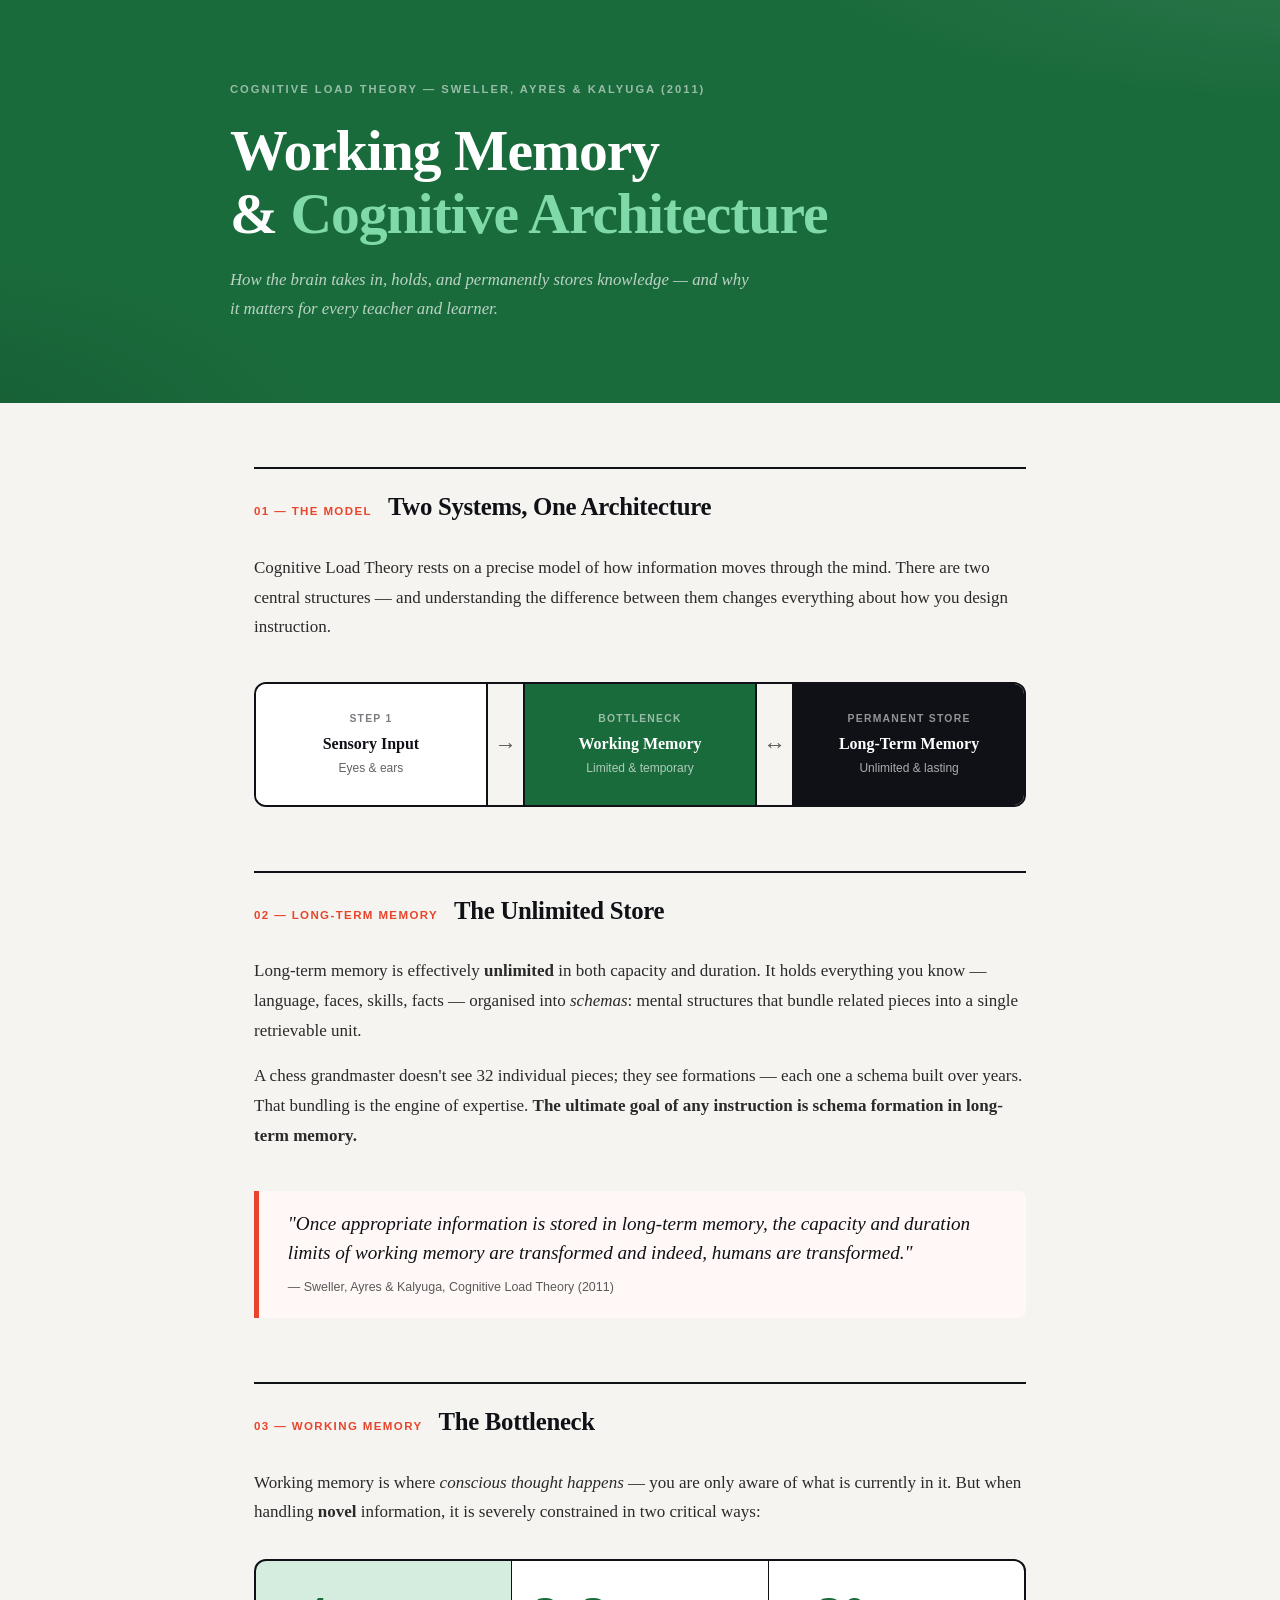
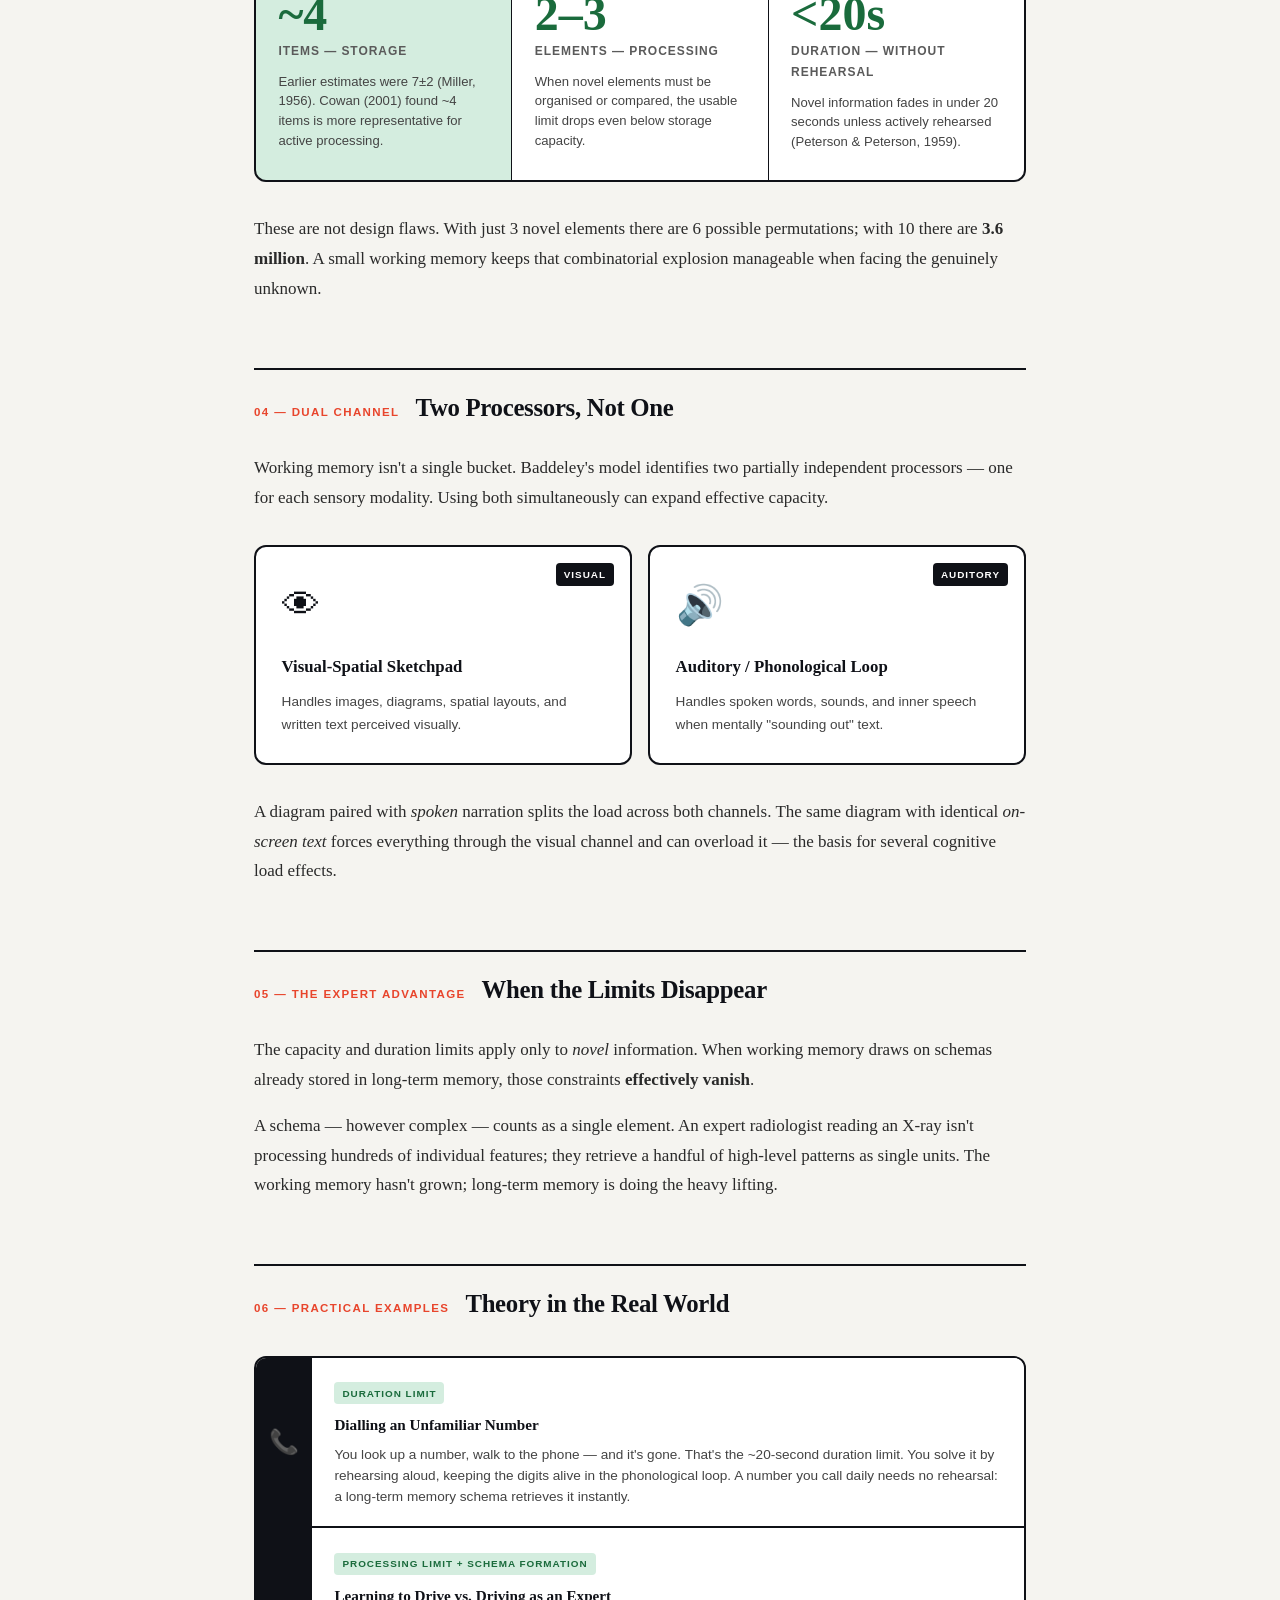
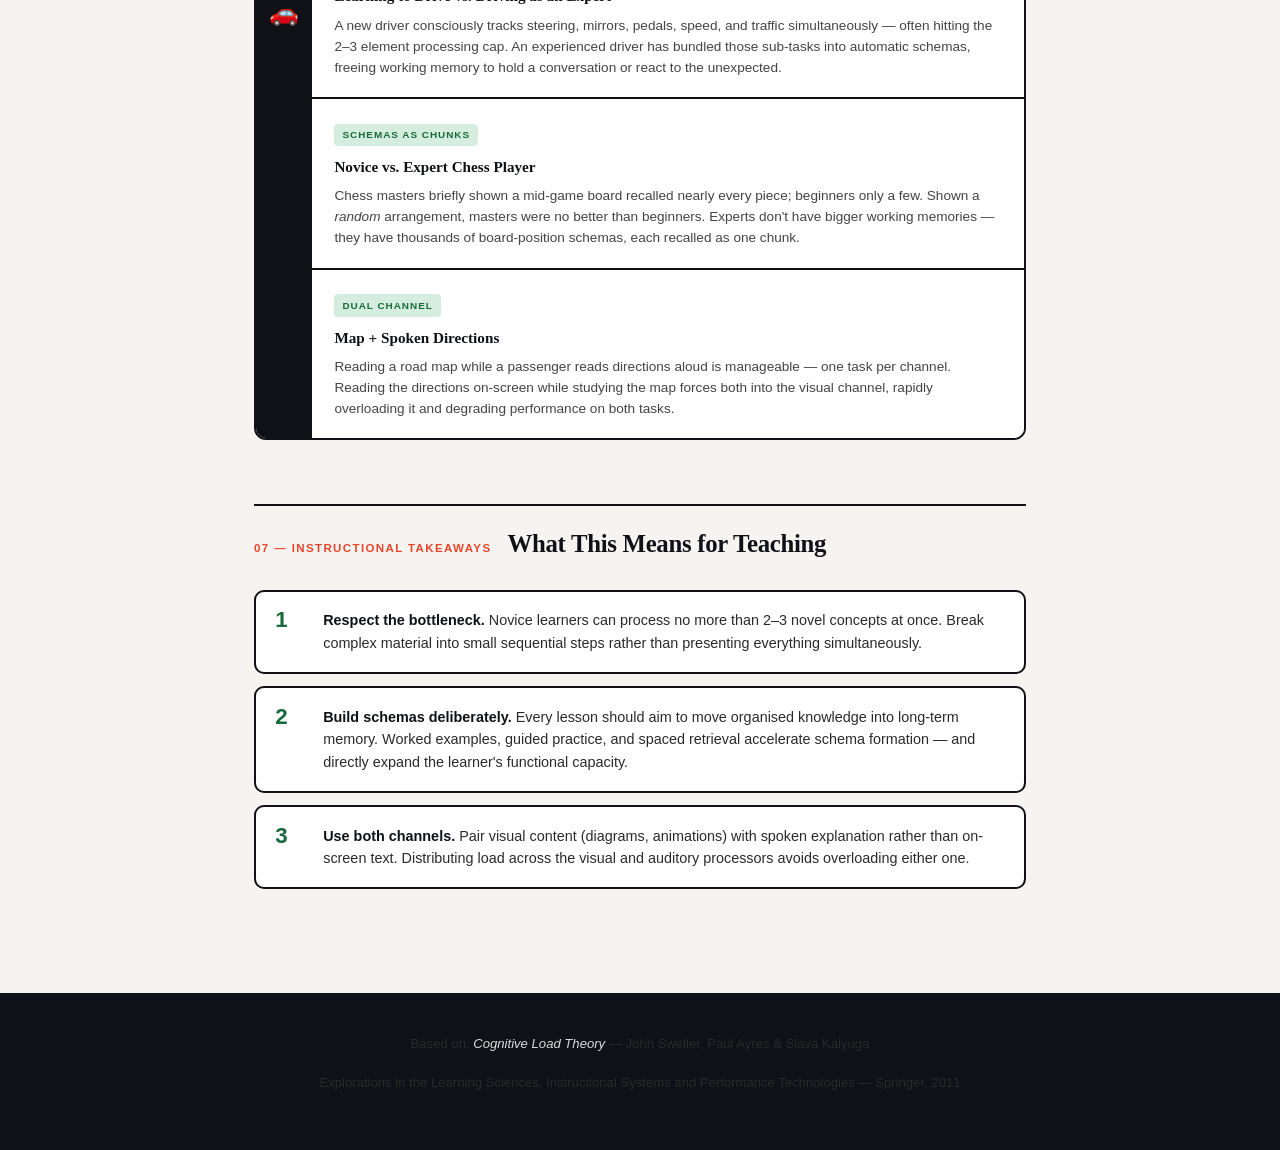
<file: working-memory.html>
<!DOCTYPE html>
<html lang="en">
<head>
  <meta charset="UTF-8">
  <meta name="viewport" content="width=device-width, initial-scale=1.0">
  <title>Working Memory & Cognitive Architecture</title>
  <style>
    *, *::before, *::after { box-sizing: border-box; margin: 0; padding: 0; }

    :root {
      --ink: #0f1117;
      --bg: #f5f4f0;
      --card: #ffffff;
      --green: #1a6b3c;
      --green-light: #d4eddf;
      --accent: #e8452c;
      --mid: #5a5a5a;
      --rule: #e0ddd6;
    }

    html { scroll-behavior: smooth; }

    body {
      font-family: 'Georgia', serif;
      background: var(--bg);
      color: var(--ink);
      font-size: 17px;
      line-height: 1.75;
    }

    /* ── HERO ── */
    .hero {
      background: var(--green);
      color: #fff;
      padding: 5rem 2rem 4rem;
      position: relative;
      overflow: hidden;
    }
    .hero::before {
      content: '';
      position: absolute;
      inset: 0;
      background:
        radial-gradient(ellipse 80% 60% at 110% -10%, rgba(255,255,255,0.08) 0%, transparent 60%),
        radial-gradient(ellipse 60% 80% at -10% 110%, rgba(0,0,0,0.15) 0%, transparent 60%);
    }
    .hero-inner {
      max-width: 820px;
      margin: 0 auto;
      position: relative;
    }
    .hero-label {
      font-family: Arial, Helvetica, sans-serif;
      font-size: 0.7rem;
      font-weight: 700;
      letter-spacing: 0.18em;
      text-transform: uppercase;
      color: rgba(255,255,255,0.55);
      margin-bottom: 1.2rem;
    }
    .hero h1 {
      font-size: clamp(2rem, 6vw, 3.6rem);
      font-weight: 700;
      line-height: 1.1;
      letter-spacing: -1px;
      margin-bottom: 1.2rem;
    }
    .hero h1 em {
      font-style: normal;
      color: #7fd9a8;
    }
    .hero-sub {
      font-size: 1.05rem;
      color: rgba(255,255,255,0.7);
      max-width: 520px;
      font-style: italic;
    }

    /* ── LAYOUT ── */
    .page { max-width: 820px; margin: 0 auto; padding: 0 1.5rem 5rem; }

    /* ── SECTION TITLES ── */
    .section-head {
      display: flex;
      align-items: baseline;
      gap: 1rem;
      margin: 4rem 0 1.5rem;
      border-top: 2px solid var(--ink);
      padding-top: 1rem;
    }
    .section-num {
      font-family: Arial, sans-serif;
      font-size: 0.72rem;
      font-weight: 700;
      letter-spacing: 0.12em;
      color: var(--accent);
      text-transform: uppercase;
      flex-shrink: 0;
    }
    .section-head h2 {
      font-size: 1.55rem;
      font-weight: 700;
      letter-spacing: -0.3px;
    }

    p { margin-bottom: 1rem; color: #2a2a2a; }

    /* ── FLOW DIAGRAM ── */
    .flow {
      display: flex;
      align-items: stretch;
      gap: 0;
      margin: 2.5rem 0;
      border: 2px solid var(--ink);
      border-radius: 12px;
      overflow: hidden;
    }
    .flow-node {
      flex: 1;
      padding: 1.6rem 1.2rem;
      text-align: center;
      background: var(--card);
    }
    .flow-node:nth-child(3) { background: var(--green); color: #fff; }
    .flow-node:nth-child(5) { background: var(--ink); color: #fff; }
    .flow-arrow {
      display: flex;
      align-items: center;
      padding: 0 0.4rem;
      background: var(--bg);
      font-size: 1.4rem;
      color: var(--mid);
      border-left: 2px solid var(--ink);
      border-right: 2px solid var(--ink);
    }
    .flow-node .fn-tag {
      font-family: Arial, sans-serif;
      font-size: 0.65rem;
      font-weight: 700;
      letter-spacing: 0.12em;
      text-transform: uppercase;
      opacity: 0.55;
      margin-bottom: 0.4rem;
    }
    .flow-node .fn-name {
      font-size: 1rem;
      font-weight: 700;
      line-height: 1.2;
    }
    .flow-node .fn-detail {
      font-family: Arial, sans-serif;
      font-size: 0.75rem;
      opacity: 0.65;
      margin-top: 0.3rem;
    }

    /* ── BIG STATS ── */
    .stats-row {
      display: grid;
      grid-template-columns: repeat(3, 1fr);
      gap: 1px;
      background: var(--ink);
      border: 2px solid var(--ink);
      border-radius: 12px;
      overflow: hidden;
      margin: 2rem 0;
    }
    .stat-cell {
      background: var(--card);
      padding: 1.8rem 1.4rem;
    }
    .stat-cell:first-child { background: var(--green-light); }
    .stat-big {
      font-size: 3rem;
      font-weight: 700;
      color: var(--green);
      line-height: 1;
      margin-bottom: 0.2rem;
    }
    .stat-label {
      font-family: Arial, sans-serif;
      font-size: 0.75rem;
      font-weight: 700;
      letter-spacing: 0.08em;
      text-transform: uppercase;
      color: var(--mid);
      margin-bottom: 0.6rem;
    }
    .stat-desc {
      font-family: Arial, sans-serif;
      font-size: 0.82rem;
      color: #444;
      line-height: 1.5;
    }

    /* ── DUAL CHANNEL ── */
    .channels {
      display: grid;
      grid-template-columns: 1fr 1fr;
      gap: 1rem;
      margin: 2rem 0;
    }
    .ch {
      border: 2px solid var(--ink);
      border-radius: 12px;
      padding: 1.6rem;
      background: var(--card);
      position: relative;
    }
    .ch-icon {
      font-size: 2.4rem;
      margin-bottom: 0.8rem;
      display: block;
    }
    .ch h3 {
      font-size: 1.05rem;
      font-weight: 700;
      margin-bottom: 0.5rem;
    }
    .ch p {
      font-family: Arial, sans-serif;
      font-size: 0.85rem;
      color: #444;
      margin: 0;
    }
    .ch-tag {
      position: absolute;
      top: 1rem;
      right: 1rem;
      font-family: Arial, sans-serif;
      font-size: 0.62rem;
      font-weight: 700;
      letter-spacing: 0.1em;
      text-transform: uppercase;
      background: var(--ink);
      color: #fff;
      padding: 0.2rem 0.5rem;
      border-radius: 4px;
    }

    /* ── PULL QUOTE ── */
    .pullquote {
      border-left: 5px solid var(--accent);
      margin: 2.5rem 0;
      padding: 1.2rem 1.8rem;
      background: #fff8f6;
      border-radius: 0 8px 8px 0;
    }
    .pullquote p {
      font-size: 1.2rem;
      font-style: italic;
      color: var(--ink);
      margin: 0;
      line-height: 1.5;
    }
    .pullquote cite {
      display: block;
      font-family: Arial, sans-serif;
      font-size: 0.78rem;
      color: var(--mid);
      margin-top: 0.6rem;
      font-style: normal;
    }

    /* ── EXAMPLES ── */
    .examples { display: flex; flex-direction: column; gap: 0; margin: 2rem 0; }
    .ex {
      display: grid;
      grid-template-columns: 56px 1fr;
      gap: 0;
      border: 2px solid var(--ink);
      border-radius: 0;
      overflow: hidden;
      margin-top: -2px;
    }
    .ex:first-child { border-radius: 12px 12px 0 0; }
    .ex:last-child  { border-radius: 0 0 12px 12px; }
    .ex-icon {
      background: var(--ink);
      display: flex;
      align-items: center;
      justify-content: center;
      font-size: 1.5rem;
    }
    .ex-body { padding: 1.2rem 1.4rem; background: var(--card); }
    .ex-body h3 {
      font-size: 0.95rem;
      font-weight: 700;
      margin-bottom: 0.3rem;
      color: var(--ink);
    }
    .ex-body p {
      font-family: Arial, sans-serif;
      font-size: 0.85rem;
      color: #444;
      margin: 0;
      line-height: 1.55;
    }
    .ex-body .ex-tag {
      display: inline-block;
      font-family: Arial, sans-serif;
      font-size: 0.62rem;
      font-weight: 700;
      letter-spacing: 0.1em;
      text-transform: uppercase;
      background: var(--green-light);
      color: var(--green);
      padding: 0.15rem 0.5rem;
      border-radius: 4px;
      margin-bottom: 0.5rem;
    }

    /* ── TAKEAWAYS ── */
    .takeaways { list-style: none; display: flex; flex-direction: column; gap: 0.8rem; margin: 1.5rem 0; }
    .takeaways li {
      display: grid;
      grid-template-columns: 2rem 1fr;
      gap: 1rem;
      align-items: start;
      background: var(--card);
      border: 2px solid var(--ink);
      border-radius: 10px;
      padding: 1.1rem 1.2rem;
      font-family: Arial, sans-serif;
      font-size: 0.9rem;
      color: #2a2a2a;
      line-height: 1.55;
    }
    .takeaways li .tk-num {
      font-size: 1.4rem;
      font-weight: 700;
      color: var(--green);
      line-height: 1;
    }
    .takeaways li strong { color: var(--ink); }

    /* ── FOOTER ── */
    footer {
      background: var(--ink);
      color: rgba(255,255,255,0.5);
      padding: 2.5rem 2rem;
      text-align: center;
      font-family: Arial, sans-serif;
      font-size: 0.82rem;
      line-height: 1.7;
    }
    footer em { color: rgba(255,255,255,0.85); font-style: italic; }

    /* ── RESPONSIVE ── */
    @media (max-width: 600px) {
      .stats-row { grid-template-columns: 1fr; }
      .channels  { grid-template-columns: 1fr; }
      .flow { flex-direction: column; }
      .flow-arrow { display: none; }
      .flow-node { border-top: 2px solid var(--ink); }
      .flow-node:first-child { border-top: none; }
    }
  </style>
</head>
<body>

<!-- HERO -->
<div class="hero">
  <div class="hero-inner">
    <div class="hero-label">Cognitive Load Theory &mdash; Sweller, Ayres &amp; Kalyuga (2011)</div>
    <h1>Working Memory<br>&amp; <em>Cognitive Architecture</em></h1>
    <p class="hero-sub">How the brain takes in, holds, and permanently stores knowledge — and why it matters for every teacher and learner.</p>
  </div>
</div>

<div class="page">

  <!-- 01 THE MODEL -->
  <div class="section-head">
    <span class="section-num">01 &mdash; The Model</span>
    <h2>Two Systems, One Architecture</h2>
  </div>
  <p>Cognitive Load Theory rests on a precise model of how information moves through the mind. There are two central structures — and understanding the difference between them changes everything about how you design instruction.</p>

  <div class="flow" role="img" aria-label="Information flows from Sensory Input into Working Memory, which exchanges information with Long-Term Memory">
    <div class="flow-node">
      <div class="fn-tag">Step 1</div>
      <div class="fn-name">Sensory Input</div>
      <div class="fn-detail">Eyes &amp; ears</div>
    </div>
    <div class="flow-arrow">&#8594;</div>
    <div class="flow-node">
      <div class="fn-tag">Bottleneck</div>
      <div class="fn-name">Working Memory</div>
      <div class="fn-detail">Limited &amp; temporary</div>
    </div>
    <div class="flow-arrow">&#8596;</div>
    <div class="flow-node">
      <div class="fn-tag">Permanent Store</div>
      <div class="fn-name">Long-Term Memory</div>
      <div class="fn-detail">Unlimited &amp; lasting</div>
    </div>
  </div>

  <!-- 02 LONG-TERM MEMORY -->
  <div class="section-head">
    <span class="section-num">02 &mdash; Long-Term Memory</span>
    <h2>The Unlimited Store</h2>
  </div>
  <p>Long-term memory is effectively <strong>unlimited</strong> in both capacity and duration. It holds everything you know — language, faces, skills, facts — organised into <em>schemas</em>: mental structures that bundle related pieces into a single retrievable unit.</p>
  <p>A chess grandmaster doesn't see 32 individual pieces; they see formations — each one a schema built over years. That bundling is the engine of expertise. <strong>The ultimate goal of any instruction is schema formation in long-term memory.</strong></p>

  <div class="pullquote">
    <p>"Once appropriate information is stored in long-term memory, the capacity and duration limits of working memory are transformed and indeed, humans are transformed."</p>
    <cite>— Sweller, Ayres &amp; Kalyuga, Cognitive Load Theory (2011)</cite>
  </div>

  <!-- 03 WORKING MEMORY -->
  <div class="section-head">
    <span class="section-num">03 &mdash; Working Memory</span>
    <h2>The Bottleneck</h2>
  </div>
  <p>Working memory is where <em>conscious thought happens</em> — you are only aware of what is currently in it. But when handling <strong>novel</strong> information, it is severely constrained in two critical ways:</p>

  <div class="stats-row">
    <div class="stat-cell">
      <div class="stat-big">~4</div>
      <div class="stat-label">Items &mdash; Storage</div>
      <div class="stat-desc">Earlier estimates were 7&plusmn;2 (Miller, 1956). Cowan (2001) found ~4 items is more representative for active processing.</div>
    </div>
    <div class="stat-cell">
      <div class="stat-big">2–3</div>
      <div class="stat-label">Elements &mdash; Processing</div>
      <div class="stat-desc">When novel elements must be organised or compared, the usable limit drops even below storage capacity.</div>
    </div>
    <div class="stat-cell">
      <div class="stat-big">&lt;20s</div>
      <div class="stat-label">Duration &mdash; Without Rehearsal</div>
      <div class="stat-desc">Novel information fades in under 20 seconds unless actively rehearsed (Peterson &amp; Peterson, 1959).</div>
    </div>
  </div>

  <p>These are not design flaws. With just 3 novel elements there are 6 possible permutations; with 10 there are <strong>3.6 million</strong>. A small working memory keeps that combinatorial explosion manageable when facing the genuinely unknown.</p>

  <!-- 04 DUAL CHANNEL -->
  <div class="section-head">
    <span class="section-num">04 &mdash; Dual Channel</span>
    <h2>Two Processors, Not One</h2>
  </div>
  <p>Working memory isn't a single bucket. Baddeley's model identifies two partially independent processors — one for each sensory modality. Using both simultaneously can expand effective capacity.</p>

  <div class="channels">
    <div class="ch">
      <span class="ch-tag">Visual</span>
      <span class="ch-icon">&#128065;</span>
      <h3>Visual-Spatial Sketchpad</h3>
      <p>Handles images, diagrams, spatial layouts, and written text perceived visually.</p>
    </div>
    <div class="ch">
      <span class="ch-tag">Auditory</span>
      <span class="ch-icon">&#128266;</span>
      <h3>Auditory / Phonological Loop</h3>
      <p>Handles spoken words, sounds, and inner speech when mentally "sounding out" text.</p>
    </div>
  </div>

  <p>A diagram paired with <em>spoken</em> narration splits the load across both channels. The same diagram with identical <em>on-screen text</em> forces everything through the visual channel and can overload it — the basis for several cognitive load effects.</p>

  <!-- 05 EXPERT ADVANTAGE -->
  <div class="section-head">
    <span class="section-num">05 &mdash; The Expert Advantage</span>
    <h2>When the Limits Disappear</h2>
  </div>
  <p>The capacity and duration limits apply only to <em>novel</em> information. When working memory draws on schemas already stored in long-term memory, those constraints <strong>effectively vanish</strong>.</p>
  <p>A schema — however complex — counts as a single element. An expert radiologist reading an X-ray isn't processing hundreds of individual features; they retrieve a handful of high-level patterns as single units. The working memory hasn't grown; long-term memory is doing the heavy lifting.</p>

  <!-- 06 EXAMPLES -->
  <div class="section-head">
    <span class="section-num">06 &mdash; Practical Examples</span>
    <h2>Theory in the Real World</h2>
  </div>

  <div class="examples">
    <div class="ex">
      <div class="ex-icon">&#128222;</div>
      <div class="ex-body">
        <span class="ex-tag">Duration limit</span>
        <h3>Dialling an Unfamiliar Number</h3>
        <p>You look up a number, walk to the phone — and it's gone. That's the ~20-second duration limit. You solve it by rehearsing aloud, keeping the digits alive in the phonological loop. A number you call daily needs no rehearsal: a long-term memory schema retrieves it instantly.</p>
      </div>
    </div>
    <div class="ex">
      <div class="ex-icon">&#128663;</div>
      <div class="ex-body">
        <span class="ex-tag">Processing limit + schema formation</span>
        <h3>Learning to Drive vs. Driving as an Expert</h3>
        <p>A new driver consciously tracks steering, mirrors, pedals, speed, and traffic simultaneously — often hitting the 2–3 element processing cap. An experienced driver has bundled those sub-tasks into automatic schemas, freeing working memory to hold a conversation or react to the unexpected.</p>
      </div>
    </div>
    <div class="ex">
      <div class="ex-icon">&#9822;</div>
      <div class="ex-body">
        <span class="ex-tag">Schemas as chunks</span>
        <h3>Novice vs. Expert Chess Player</h3>
        <p>Chess masters briefly shown a mid-game board recalled nearly every piece; beginners only a few. Shown a <em>random</em> arrangement, masters were no better than beginners. Experts don't have bigger working memories — they have thousands of board-position schemas, each recalled as one chunk.</p>
      </div>
    </div>
    <div class="ex">
      <div class="ex-icon">&#128506;</div>
      <div class="ex-body">
        <span class="ex-tag">Dual channel</span>
        <h3>Map + Spoken Directions</h3>
        <p>Reading a road map while a passenger reads directions aloud is manageable — one task per channel. Reading the directions on-screen while studying the map forces both into the visual channel, rapidly overloading it and degrading performance on both tasks.</p>
      </div>
    </div>
  </div>

  <!-- 07 TAKEAWAYS -->
  <div class="section-head">
    <span class="section-num">07 &mdash; Instructional Takeaways</span>
    <h2>What This Means for Teaching</h2>
  </div>

  <ul class="takeaways">
    <li>
      <span class="tk-num">1</span>
      <span><strong>Respect the bottleneck.</strong> Novice learners can process no more than 2–3 novel concepts at once. Break complex material into small sequential steps rather than presenting everything simultaneously.</span>
    </li>
    <li>
      <span class="tk-num">2</span>
      <span><strong>Build schemas deliberately.</strong> Every lesson should aim to move organised knowledge into long-term memory. Worked examples, guided practice, and spaced retrieval accelerate schema formation — and directly expand the learner's functional capacity.</span>
    </li>
    <li>
      <span class="tk-num">3</span>
      <span><strong>Use both channels.</strong> Pair visual content (diagrams, animations) with spoken explanation rather than on-screen text. Distributing load across the visual and auditory processors avoids overloading either one.</span>
    </li>
  </ul>

</div><!-- /page -->

<footer>
  <p>Based on: <em>Cognitive Load Theory</em> &mdash; John Sweller, Paul Ayres &amp; Slava Kalyuga</p>
  <p>Explorations in the Learning Sciences, Instructional Systems and Performance Technologies &mdash; Springer, 2011</p>
</footer>

</body>
</html>
</file>
<file: style.css>
*{box-sizing:border-box;margin:0;padding:0}
:root{--bg:#080d14;--surface:#0e1520;--panel:#111b28;--border:#1e3048;--text:#dde6f0;--muted:#5a7a9a;--accent:#3b82f6;--red:#ef4444;--amber:#f59e0b;--green:#22c55e}
html,body{height:100%;background:var(--bg);color:var(--text);font-family:system-ui,sans-serif;overscroll-behavior:none}
#app{display:flex;flex-direction:column;height:100vh;max-height:100vh;overflow:hidden}
#top-bar{display:flex;align-items:center;justify-content:space-between;padding:6px 14px;background:var(--panel);border-bottom:1px solid var(--border);flex-shrink:0}
#top-label{font-size:10px;font-weight:700;letter-spacing:.12em;color:var(--muted);text-transform:uppercase}
#step-label{font-size:11px;font-weight:600;color:var(--amber);max-width:60%;text-align:right;white-space:nowrap;overflow:hidden;text-overflow:ellipsis}
#canvas-wrap{flex:1;display:flex;align-items:center;justify-content:center;background:var(--bg);position:relative;overflow:hidden;min-height:0}
#sim{display:block;max-width:100%;max-height:100%;touch-action:none}
#annotation-overlay{position:absolute;top:10px;left:50%;transform:translateX(-50%);pointer-events:none;z-index:10}
.annotation-box{background:rgba(8,13,20,0.92);border:1px solid var(--amber);border-radius:6px;padding:6px 14px;font-family:monospace;font-size:12px;font-weight:600;color:var(--amber);white-space:nowrap}
#bang-flash{position:absolute;inset:0;background:#fff;opacity:0;pointer-events:none;z-index:20;transition:opacity 0.05s}
#bang-flash.flash{opacity:0.85}
#controls{display:flex;align-items:center;gap:10px;padding:8px 12px;background:var(--panel);border-top:1px solid var(--border);flex-shrink:0;flex-wrap:wrap}
#transport{display:flex;gap:4px}
#transport button,#btn-play{background:var(--surface);border:1px solid var(--border);color:var(--text);border-radius:5px;padding:5px 10px;font-size:15px;cursor:pointer}
#transport button:hover{border-color:var(--accent)}
#btn-play{min-width:38px}
#speed-wrap{display:flex;gap:3px}
.spd{background:var(--surface);border:1px solid var(--border);color:var(--muted);border-radius:4px;padding:4px 8px;font-size:11px;cursor:pointer}
.spd.active{border-color:var(--accent);color:var(--accent)}
#scrubber-wrap{flex:1;display:flex;align-items:center;gap:8px;min-width:120px}
#scrubber{flex:1;accent-color:var(--accent)}
#time-display{font-size:10px;color:var(--muted);white-space:nowrap;font-family:monospace}
#legend{display:flex;align-items:center;gap:14px;padding:4px 14px;background:var(--bg);border-top:1px solid var(--border);flex-shrink:0}
.leg-item{display:flex;align-items:center;gap:5px;font-size:9px;color:var(--muted);text-transform:uppercase;letter-spacing:.08em}
.leg-swatch{width:10px;height:10px;border-radius:2px;opacity:0.5}
.leg-note{margin-left:auto;font-size:9px;color:var(--border)}
</file>
